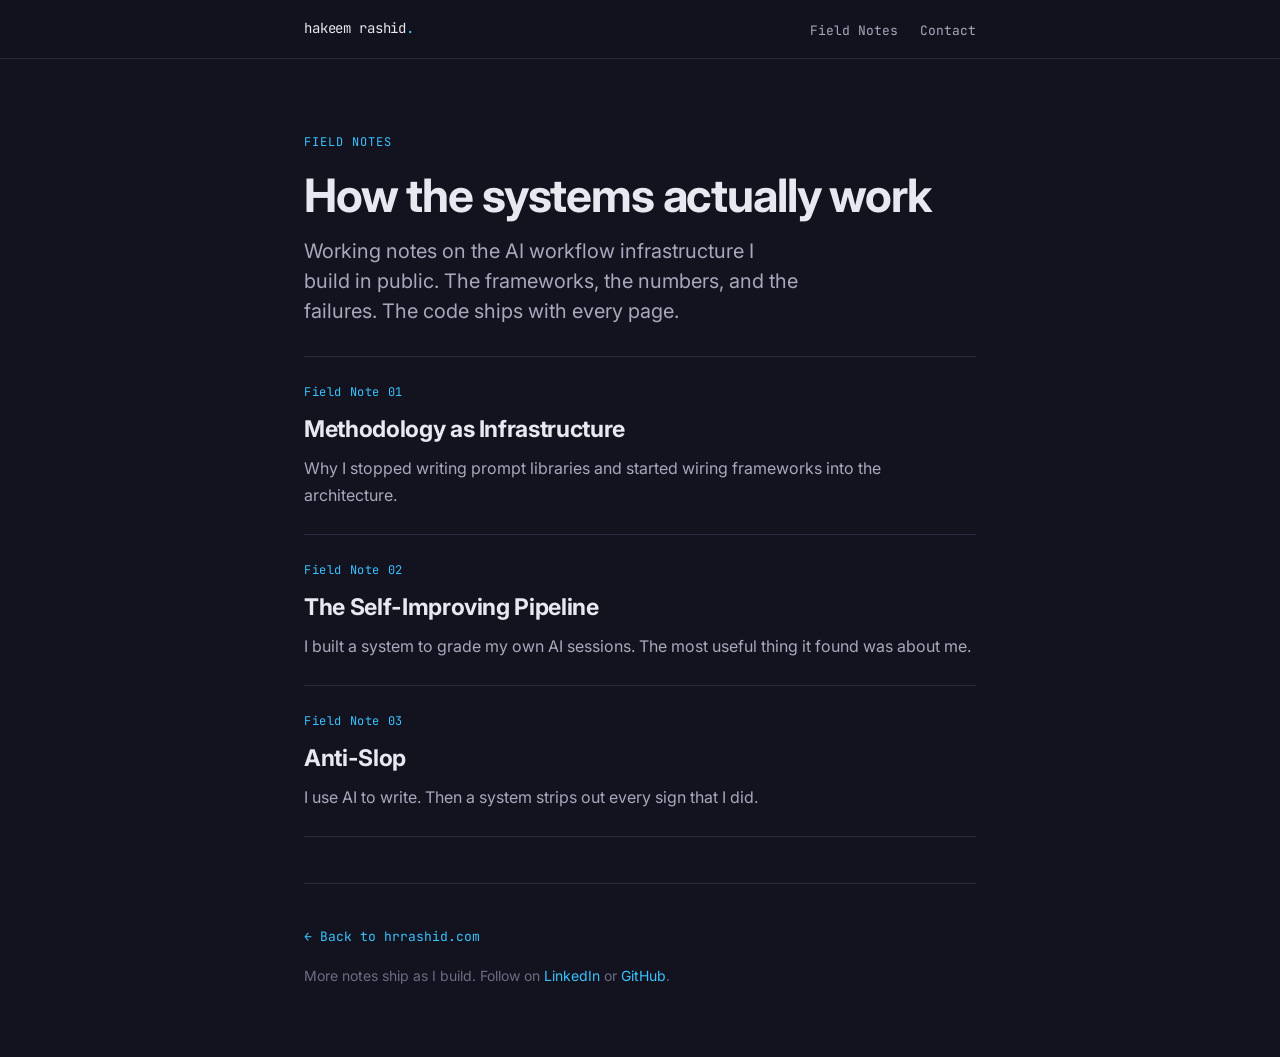
<file: notes/index.html>
<!DOCTYPE html>
<html lang="en">
<head>
<meta charset="utf-8">
<meta name="viewport" content="width=device-width, initial-scale=1">
<title>Field Notes — Hakeem Rashid</title>
<meta name="description" content="Working notes on the AI workflow systems I build in public — methodology as infrastructure, self-improving pipelines, and keeping a human voice.">
<link rel="preconnect" href="https://fonts.googleapis.com">
<link rel="preconnect" href="https://fonts.gstatic.com" crossorigin>
<link href="https://fonts.googleapis.com/css2?family=Inter:wght@300;400;500;600;700&family=JetBrains+Mono:wght@400;500&display=swap" rel="stylesheet">
<link rel="stylesheet" href="notes.css">
</head>
<body>
<header class="topbar"><div class="wrap">
  <a class="brand" href="/#top">hakeem rashid<span class="dot">.</span></a>
  <nav class="topnav"><a href="/notes/">Field Notes</a><a href="/#contact">Contact</a></nav>
</div></header>

<div class="wrap">
  <div class="idx-head">
    <div class="eyebrow">Field Notes</div>
    <h1>How the systems actually work</h1>
    <p class="dek">Working notes on the AI workflow infrastructure I build in public. The frameworks, the numbers, and the failures. The code ships with every page.</p>
  </div>

  <ul class="idx-list">
    <li><a href="/notes/methodology-as-infrastructure.html">
      <div class="k">Field Note 01</div>
      <h3>Methodology as Infrastructure</h3>
      <p>Why I stopped writing prompt libraries and started wiring frameworks into the architecture.</p>
    </a></li>
    <li><a href="/notes/self-improving-pipeline.html">
      <div class="k">Field Note 02</div>
      <h3>The Self-Improving Pipeline</h3>
      <p>I built a system to grade my own AI sessions. The most useful thing it found was about me.</p>
    </a></li>
    <li><a href="/notes/anti-slop.html">
      <div class="k">Field Note 03</div>
      <h3>Anti-Slop</h3>
      <p>I use AI to write. Then a system strips out every sign that I did.</p>
    </a></li>
  </ul>

  <div class="post-foot">
    <a class="back" href="/#top">← Back to hrrashid.com</a>
    <div class="sig">More notes ship as I build. Follow on <a href="https://linkedin.com/in/hakeem-amir-rashid">LinkedIn</a> or <a href="https://github.com/HR-AR">GitHub</a>.</div>
  </div>
</div>
</body>
</html>
</file>
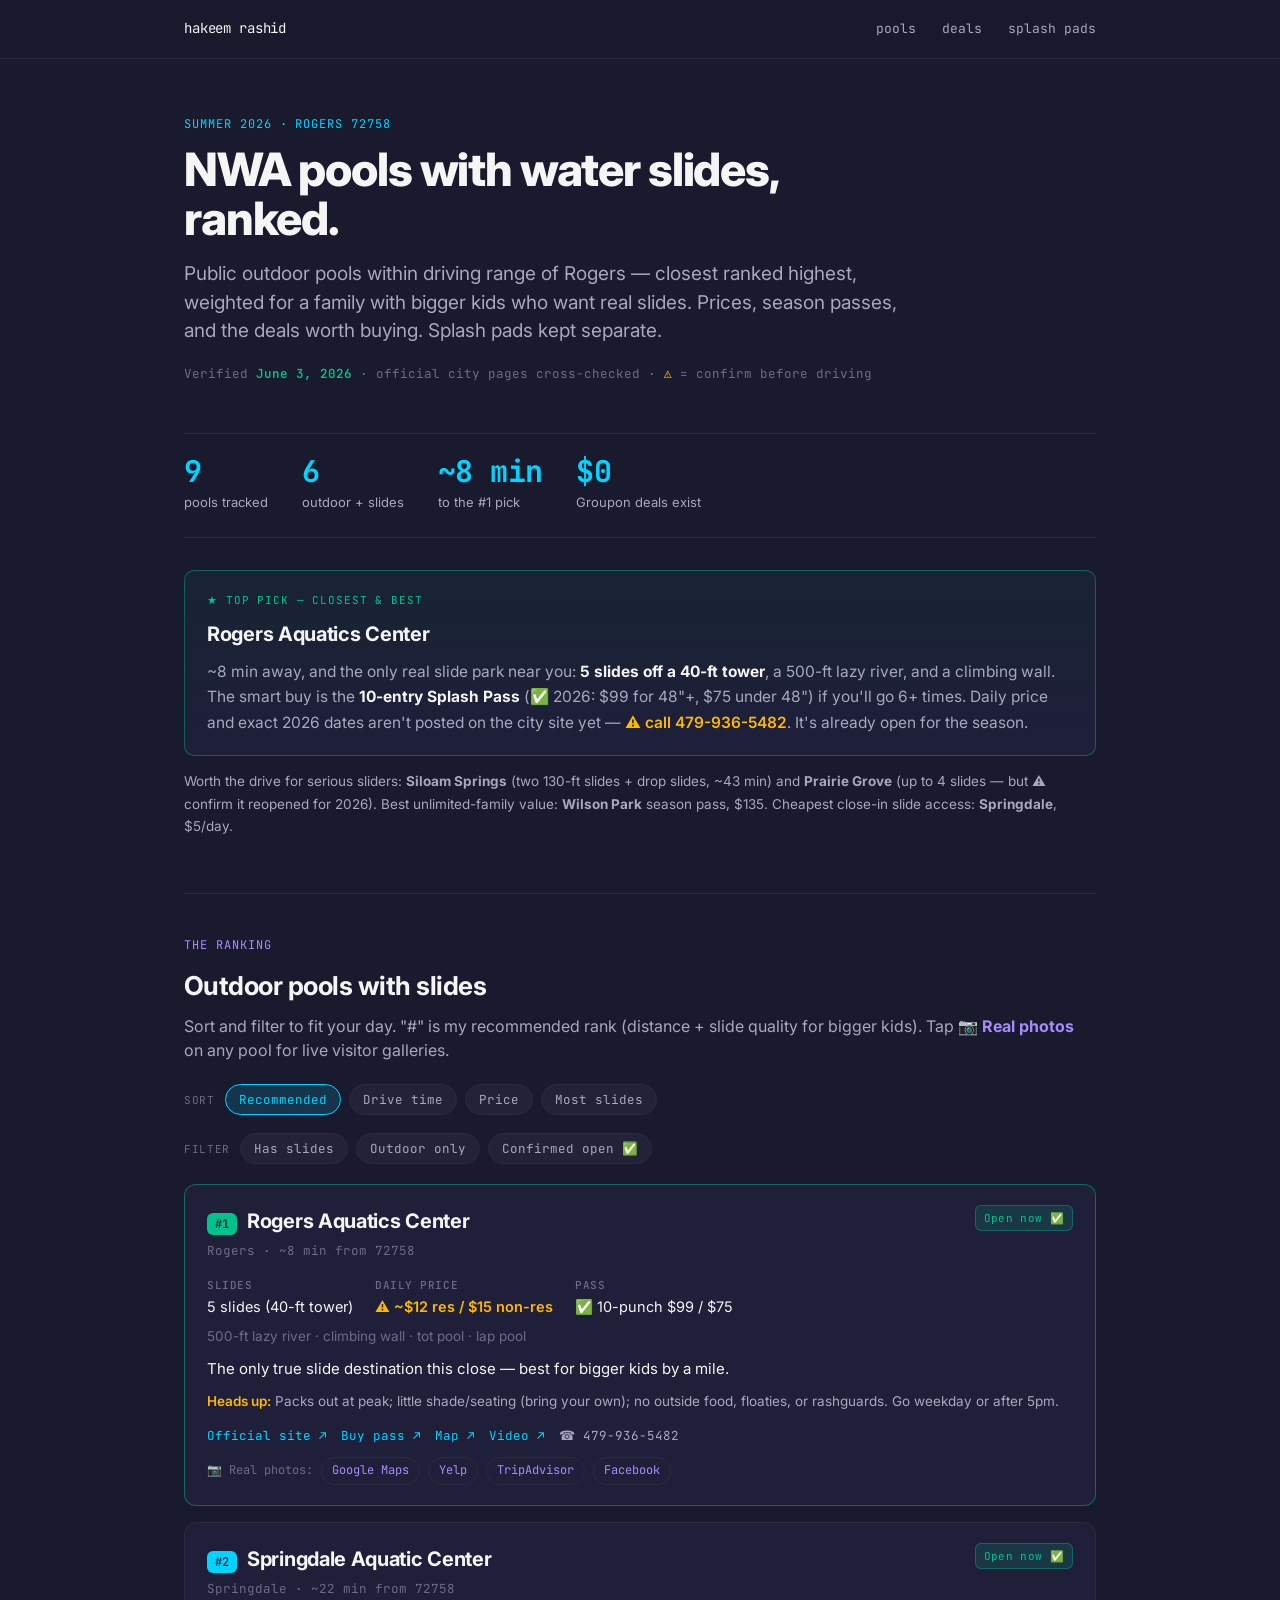
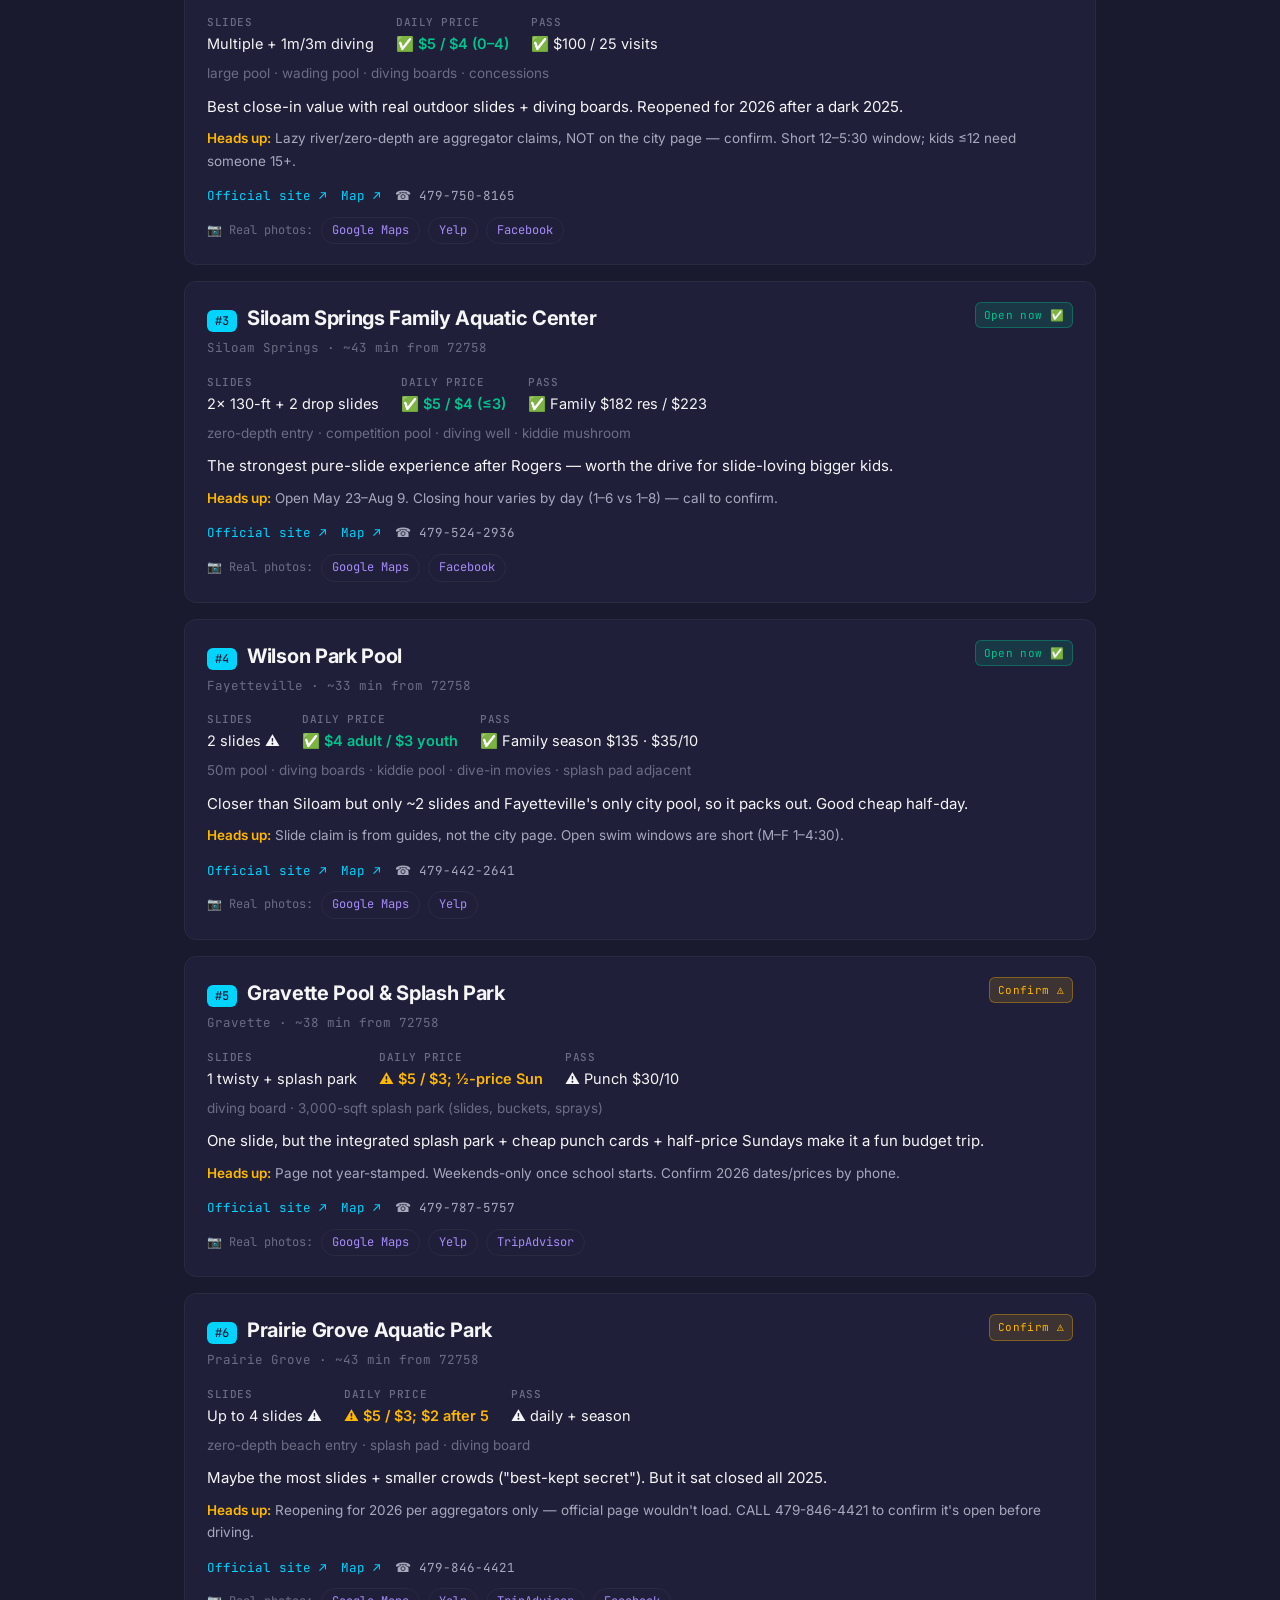
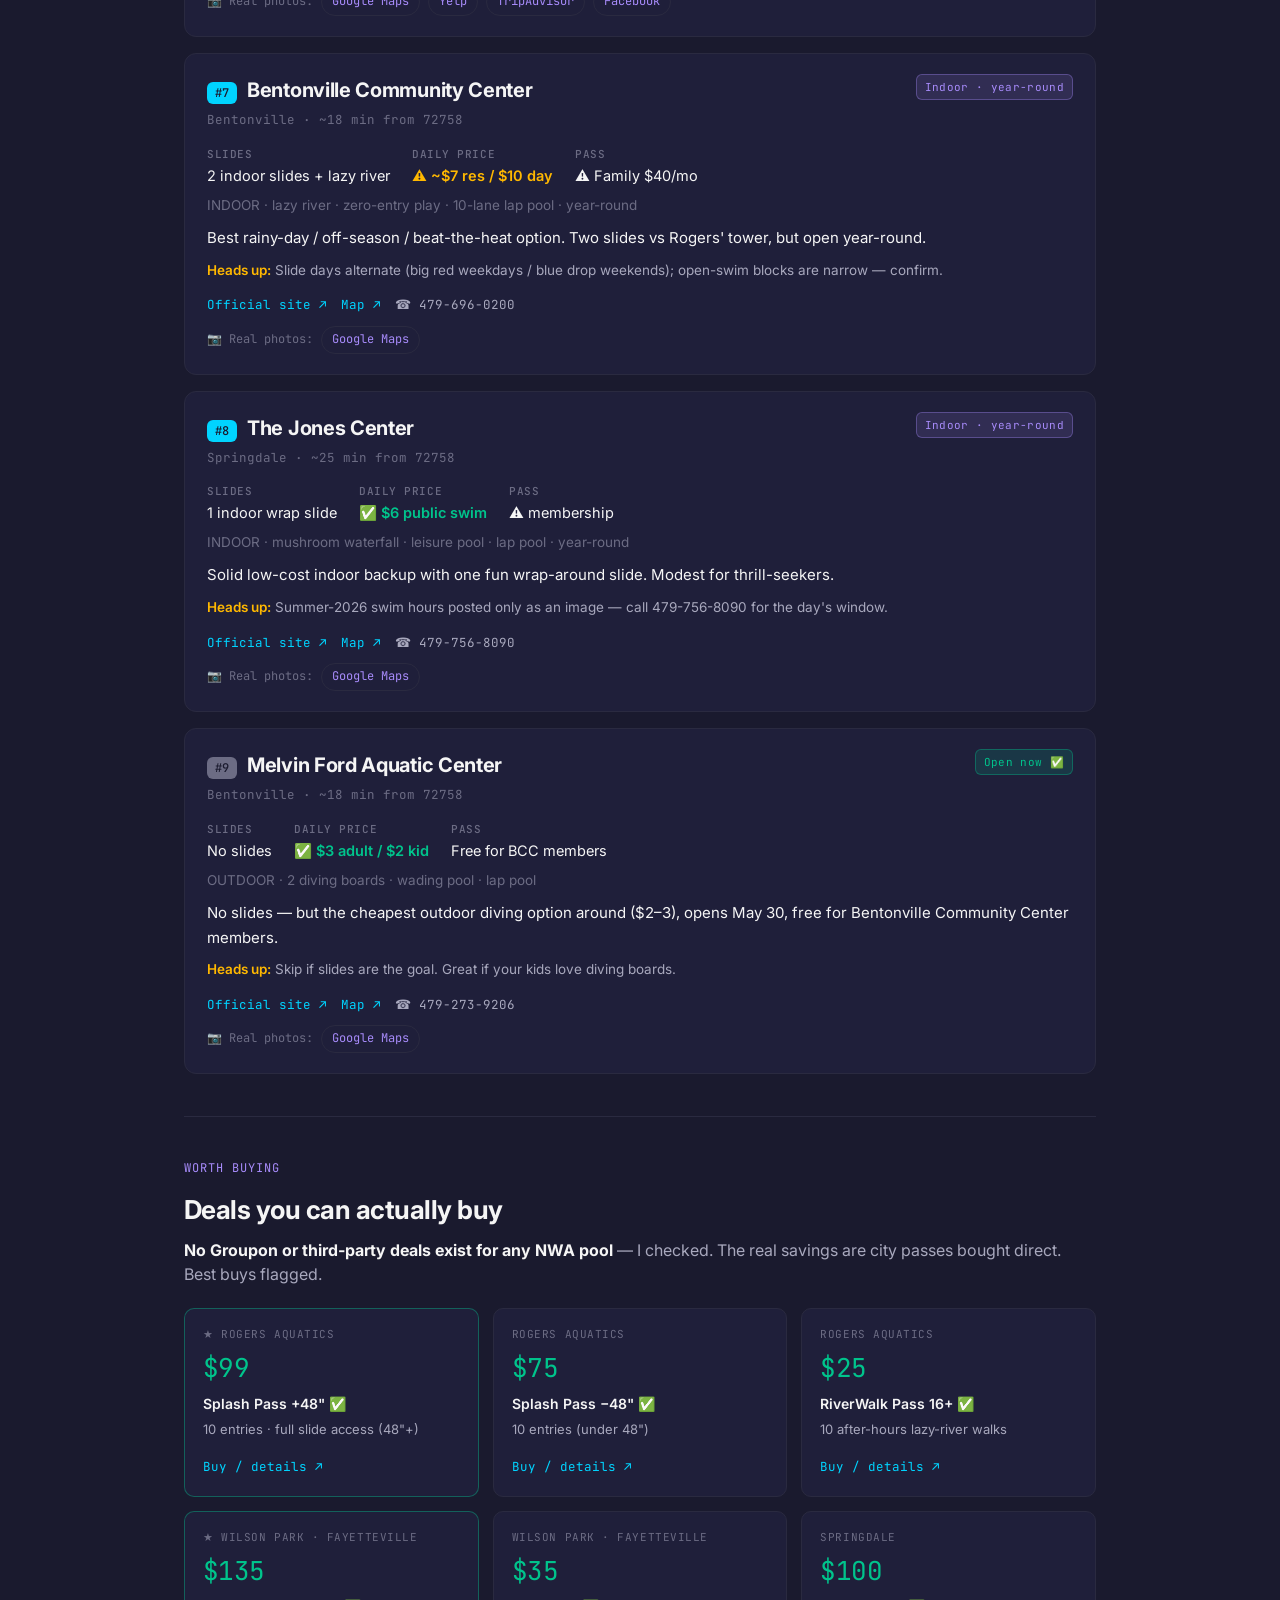
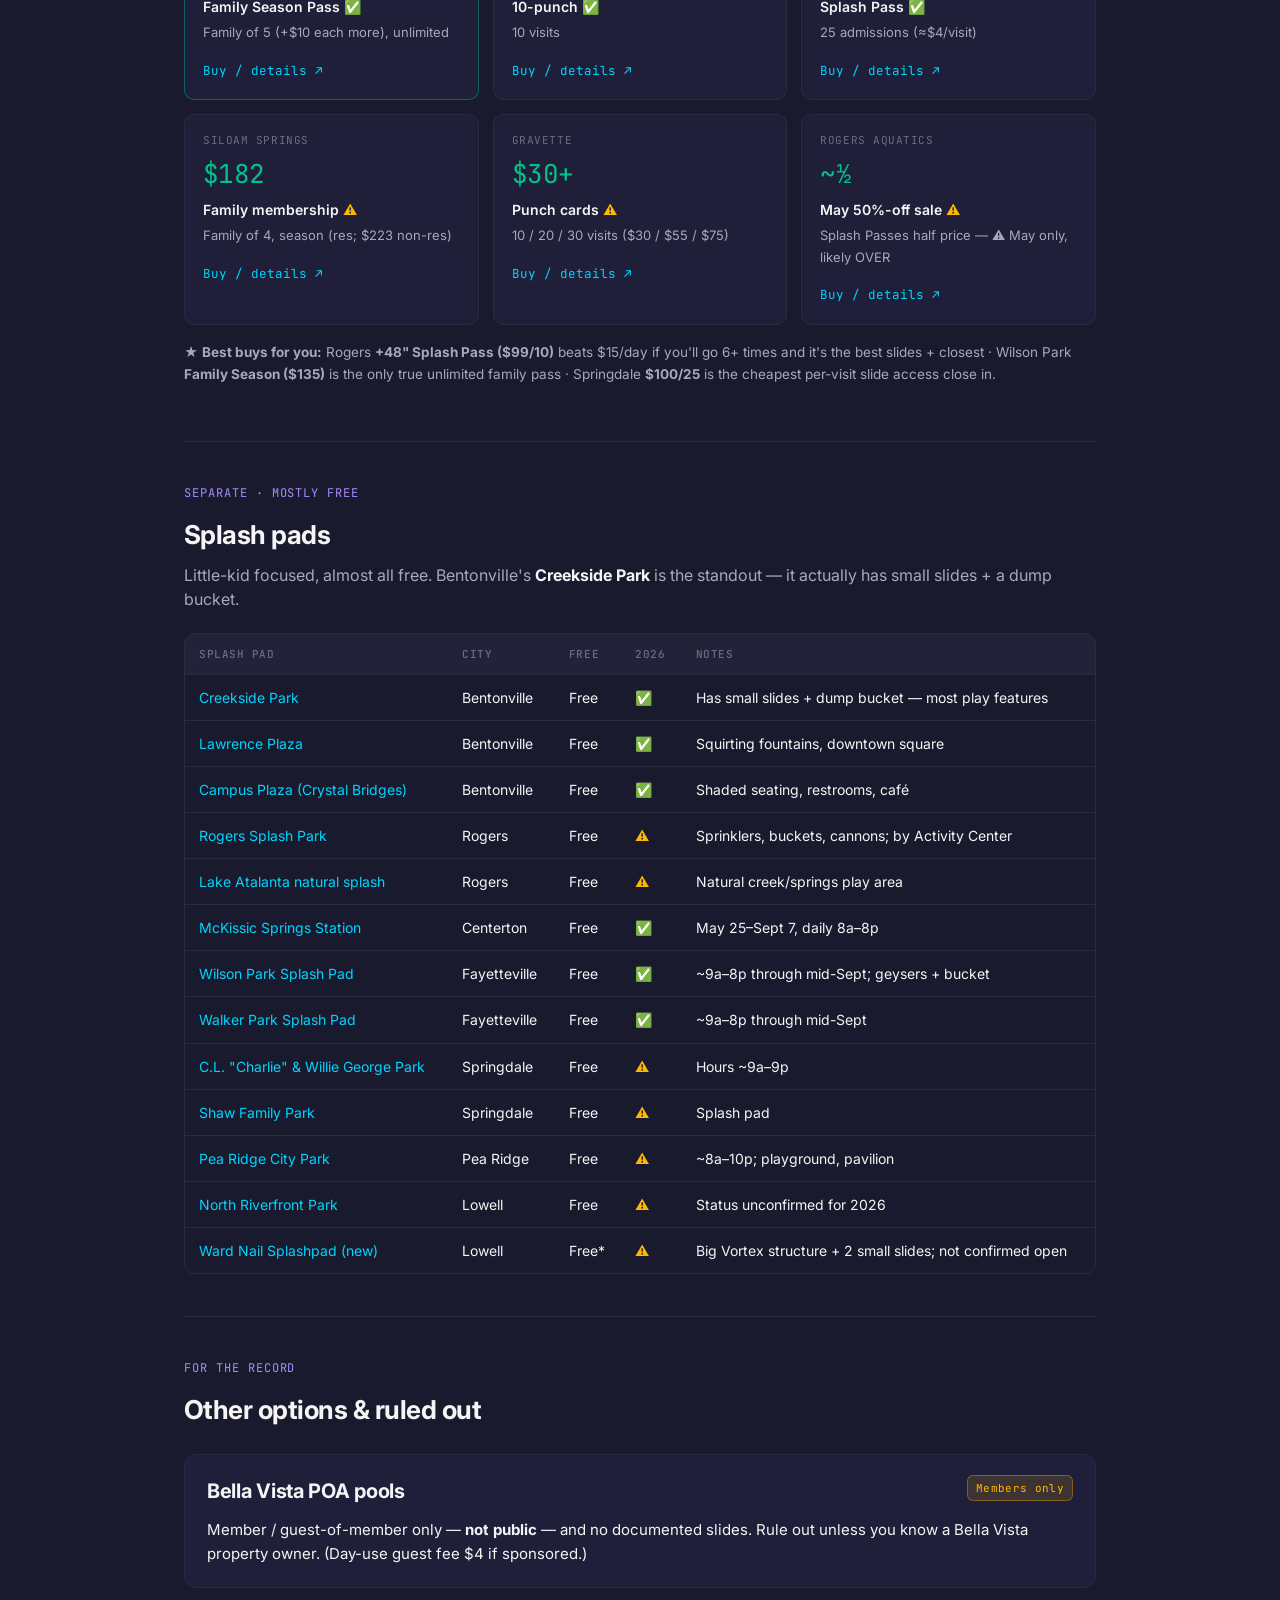
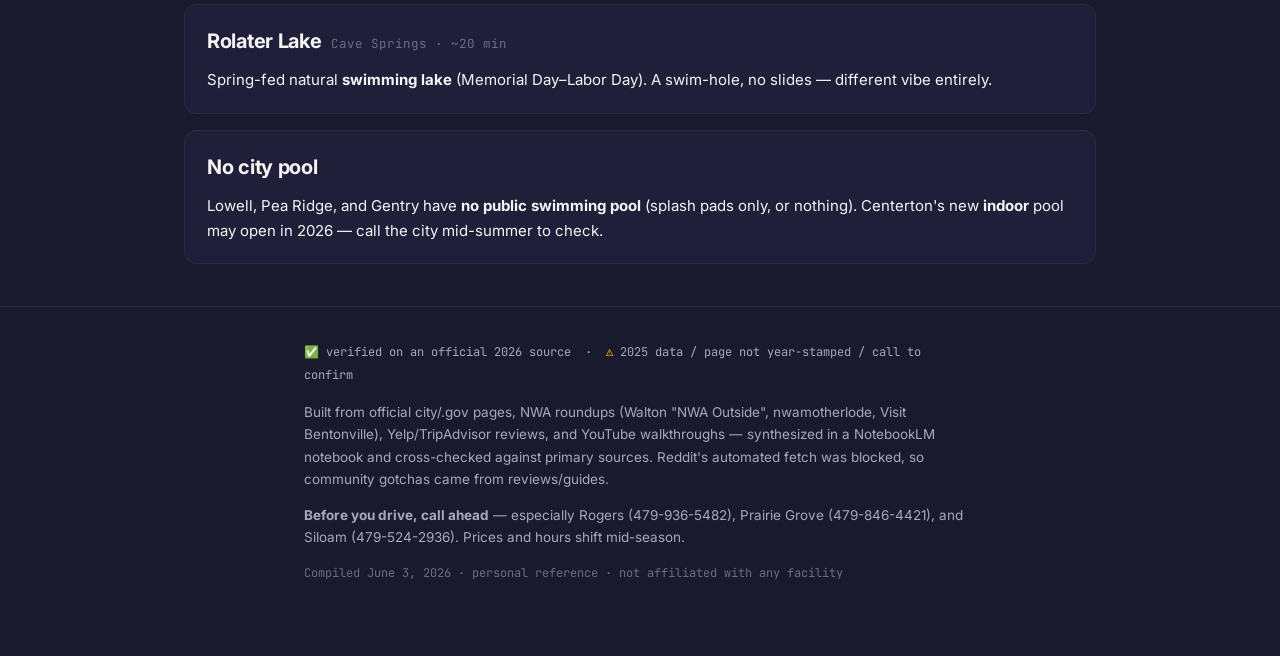
<file: nwa-pools-2026.html>
<!DOCTYPE html>
<html lang="en">
<head>
<meta charset="UTF-8">
<meta name="viewport" content="width=device-width, initial-scale=1.0">
<title>NWA Pools & Slides 2026 — Near Rogers (72758)</title>
<meta name="description" content="Current (June 2026) public outdoor pools with water slides near Rogers, AR (72758) — ranked, with season passes, prices, and the deals worth buying.">
<meta name="robots" content="noindex">
<meta property="og:title" content="NWA Pools & Slides 2026 — Near Rogers (72758)">
<meta property="og:description" content="Current public outdoor pools with water slides near Rogers, AR — ranked, with 2026 prices, passes, and deals.">
<meta property="og:type" content="website">
<link rel="preconnect" href="https://fonts.googleapis.com">
<link rel="preconnect" href="https://fonts.gstatic.com" crossorigin>
<link href="https://fonts.googleapis.com/css2?family=Inter:wght@300;400;500;600;700;800;900&family=JetBrains+Mono:wght@300;400;500&display=swap" rel="stylesheet">
<style>
:root{
  --bg:#1a1a2e; --panel:#1f1f3a; --panel-2:#222238; --fg:#f5f5f5; --fg-dim:#a8a8bd; --fg-mute:#6c6c84;
  --rule:#2a2a40; --cyan:#00d4ff; --emerald:#00c48c; --amber:#ffb800; --purple:#a78bfa; --red:#ff8a80;
  --f-sans:'Inter',-apple-system,BlinkMacSystemFont,sans-serif;
  --f-mono:'JetBrains Mono','SF Mono',ui-monospace,monospace;
}
*{box-sizing:border-box}
html{scroll-behavior:smooth}
body{margin:0;background:var(--bg);color:var(--fg);font-family:var(--f-sans);font-size:18px;line-height:1.65;-webkit-font-smoothing:antialiased}
a{color:var(--cyan);text-decoration:none}
a:hover{text-decoration:underline}
.wrap{max-width:960px;margin:0 auto;padding:0 24px}
.narrow{max-width:720px}

/* top bar */
.topbar{border-bottom:1px solid var(--rule);position:sticky;top:0;z-index:20;background:rgba(26,26,46,.85);backdrop-filter:blur(8px)}
.topbar .wrap{display:flex;justify-content:space-between;align-items:center;height:58px}
.brand{font-family:var(--f-mono);font-size:14px;color:var(--fg);letter-spacing:-.01em}
.brand:hover{text-decoration:none;color:var(--cyan)}
.topnav{font-family:var(--f-mono);font-size:13px;color:var(--fg-dim)}
.topnav a{color:var(--fg-dim);margin-left:18px}

/* eyebrow + headings */
.eyebrow{font-family:var(--f-mono);font-size:12px;letter-spacing:.08em;text-transform:uppercase;color:var(--cyan);margin:0 0 10px}
h1{font-size:clamp(30px,4.6vw,46px);line-height:1.08;letter-spacing:-.025em;margin:0 0 16px;font-weight:800}
h2{font-size:26px;letter-spacing:-.02em;margin:0 0 6px;font-weight:700}
h3{font-size:20px;letter-spacing:-.015em;margin:0}
.dek{font-size:19px;color:var(--fg-dim);line-height:1.5;margin:0 0 8px}
section{padding:42px 0;border-top:1px solid var(--rule)}
section:first-of-type{border-top:none}
.sec-head{margin-bottom:22px}
.sec-head .eyebrow{color:var(--purple)}

/* hero */
.hero{padding:56px 0 36px}
.hero .meta{font-family:var(--f-mono);font-size:12.5px;color:var(--fg-mute);margin-top:18px}

/* stat strip */
.nums{display:flex;gap:34px;flex-wrap:wrap;border-top:1px solid var(--rule);border-bottom:1px solid var(--rule);padding:22px 0;margin:0}
.num b{display:block;font-family:var(--f-mono);font-size:30px;color:var(--cyan);line-height:1;letter-spacing:-.02em}
.num span{font-size:13px;color:var(--fg-dim)}

/* tldr callout */
.callout{border:1px solid var(--rule);border-radius:10px;padding:20px 22px;background:var(--panel);margin:0 0 4px}
.callout .lbl{font-family:var(--f-mono);font-size:11px;letter-spacing:.08em;text-transform:uppercase;color:var(--emerald);display:block;margin-bottom:8px}
.callout.pick{border-color:rgba(0,196,140,.4);background:linear-gradient(180deg,rgba(0,196,140,.06),var(--panel))}

/* controls */
.controls{display:flex;flex-wrap:wrap;gap:18px;align-items:center;margin-bottom:20px}
.ctl-group{display:flex;flex-wrap:wrap;gap:8px;align-items:center}
.ctl-label{font-family:var(--f-mono);font-size:11px;letter-spacing:.06em;text-transform:uppercase;color:var(--fg-mute);margin-right:2px}
.pill{font-family:var(--f-mono);font-size:12.5px;color:var(--fg-dim);background:var(--panel-2);border:1px solid var(--rule);border-radius:999px;padding:6px 13px;cursor:pointer;transition:all .15s;user-select:none}
.pill:hover{border-color:var(--cyan);color:var(--fg)}
.pill[aria-pressed="true"]{background:rgba(0,212,255,.14);border-color:var(--cyan);color:var(--cyan)}

/* pool cards */
.cards{display:flex;flex-direction:column;gap:16px}
.card{border:1px solid var(--rule);border-radius:12px;background:var(--panel);padding:20px 22px;transition:border-color .15s}
.card:hover{border-color:#3a3a55}
.card.top{border-color:rgba(0,196,140,.45)}
.card-head{display:flex;align-items:flex-start;justify-content:space-between;gap:12px;flex-wrap:wrap}
.card-title{display:flex;align-items:baseline;gap:10px;flex-wrap:wrap}
.rankpill{font-family:var(--f-mono);font-size:12px;font-weight:500;color:var(--bg);background:var(--cyan);border-radius:6px;padding:2px 8px;line-height:1.5;white-space:nowrap}
.card.top .rankpill{background:var(--emerald)}
.rankpill.dim{background:var(--fg-mute);color:var(--bg)}
.loc{font-family:var(--f-mono);font-size:12.5px;color:var(--fg-mute);margin-top:3px}
.specs{display:flex;flex-wrap:wrap;gap:8px 22px;margin:14px 0 6px;font-size:14.5px}
.spec b{font-family:var(--f-mono);font-size:11px;letter-spacing:.05em;text-transform:uppercase;color:var(--fg-mute);display:block;font-weight:500;margin-bottom:1px}
.verdict{font-size:15px;color:var(--fg);margin:10px 0 0}
.gotcha{font-size:13.5px;color:var(--fg-dim);margin:8px 0 0}
.gotcha b{color:var(--amber);font-weight:600}
.card-links{display:flex;flex-wrap:wrap;gap:14px;margin-top:14px;font-family:var(--f-mono);font-size:12.5px}
.card-links a{color:var(--cyan)}
.card-links .tel{color:var(--fg-dim)}
.photos-row{display:flex;flex-wrap:wrap;gap:8px;align-items:center;margin-top:10px;font-family:var(--f-mono);font-size:12px}
.photos-row .pl{color:var(--fg-mute)}
.photos-chip{color:var(--purple);border:1px solid var(--rule);border-radius:999px;padding:3px 10px}
.photos-chip:hover{border-color:var(--purple);text-decoration:none;background:rgba(167,139,250,.1)}

/* badges */
.badge{font-family:var(--f-mono);font-size:11px;letter-spacing:.03em;border-radius:6px;padding:3px 8px;white-space:nowrap;display:inline-block}
.b-open{background:rgba(0,196,140,.15);color:var(--emerald);border:1px solid rgba(0,196,140,.35)}
.b-confirm{background:rgba(255,184,0,.13);color:var(--amber);border:1px solid rgba(255,184,0,.35)}
.b-indoor{background:rgba(167,139,250,.13);color:var(--purple);border:1px solid rgba(167,139,250,.35)}
.tag{font-family:var(--f-mono);font-size:10.5px;color:var(--fg-mute)}
.v{color:var(--emerald);font-weight:600}
.w{color:var(--amber);font-weight:600}

/* tables */
.tbl-scroll{overflow-x:auto;border:1px solid var(--rule);border-radius:10px}
table{border-collapse:collapse;width:100%;font-size:14px;min-width:520px}
th,td{text-align:left;padding:11px 14px;border-bottom:1px solid var(--rule)}
th{font-family:var(--f-mono);font-size:11px;letter-spacing:.05em;text-transform:uppercase;color:var(--fg-mute);font-weight:500;background:var(--panel-2)}
tr:last-child td{border-bottom:none}
td .sub{color:var(--fg-mute);font-size:12.5px}

/* deal cards */
.dealgrid{display:grid;grid-template-columns:repeat(auto-fill,minmax(230px,1fr));gap:14px}
.deal{border:1px solid var(--rule);border-radius:10px;background:var(--panel);padding:16px 18px}
.deal .fac{font-family:var(--f-mono);font-size:11px;letter-spacing:.05em;text-transform:uppercase;color:var(--fg-mute)}
.deal .price{font-family:var(--f-mono);font-size:26px;color:var(--emerald);letter-spacing:-.02em;margin:4px 0 2px}
.deal .name{font-size:14px;font-weight:600;margin-bottom:4px}
.deal .inc{font-size:13px;color:var(--fg-dim);margin-bottom:10px}

/* footer */
footer{border-top:1px solid var(--rule);padding:34px 0 60px;color:var(--fg-mute);font-size:13.5px}
.legend{font-family:var(--f-mono);font-size:12px;color:var(--fg-dim);margin:0 0 14px;line-height:1.9}
.note{font-size:13.5px;color:var(--fg-dim)}
.empty{display:none;color:var(--fg-mute);font-family:var(--f-mono);font-size:13px;padding:18px 0}

@media(max-width:560px){
  body{font-size:16px}
  .nums{gap:22px}
  .num b{font-size:24px}
  .topnav a{margin-left:12px}
  .specs{gap:6px 16px}
}
</style>
</head>
<body>

<div class="topbar">
  <div class="wrap">
    <a class="brand" href="/">hakeem rashid</a>
    <nav class="topnav">
      <a href="#pools">pools</a>
      <a href="#deals">deals</a>
      <a href="#splash">splash pads</a>
    </nav>
  </div>
</div>

<div class="wrap">

  <!-- HERO -->
  <header class="hero narrow">
    <p class="eyebrow">Summer 2026 · Rogers 72758</p>
    <h1>NWA pools with water slides, ranked.</h1>
    <p class="dek">Public outdoor pools within driving range of Rogers — closest ranked highest, weighted for a family with bigger kids who want real slides. Prices, season passes, and the deals worth buying. Splash pads kept separate.</p>
    <p class="meta">Verified <span class="v">June&nbsp;3,&nbsp;2026</span> · official city pages cross-checked · <span class="w">⚠️</span> = confirm before driving</p>
  </header>

  <!-- STAT STRIP -->
  <div class="nums" role="list">
    <div class="num" role="listitem"><b>9</b><span>pools tracked</span></div>
    <div class="num" role="listitem"><b>6</b><span>outdoor + slides</span></div>
    <div class="num" role="listitem"><b>~8&nbsp;min</b><span>to the #1 pick</span></div>
    <div class="num" role="listitem"><b>$0</b><span>Groupon deals exist</span></div>
  </div>

  <!-- TLDR -->
  <section style="border-top:none;padding-top:32px">
    <div class="callout pick">
      <span class="lbl">★ Top pick — closest &amp; best</span>
      <h3 style="margin-bottom:8px">Rogers Aquatics Center</h3>
      <p style="margin:0;color:var(--fg-dim);font-size:15.5px">~8&nbsp;min away, and the only real slide park near you: <b style="color:var(--fg)">5 slides off a 40-ft tower</b>, a 500-ft lazy river, and a climbing wall. The smart buy is the <b style="color:var(--fg)">10-entry Splash Pass</b> (✅ 2026: $99 for 48"+, $75 under 48") if you'll go 6+ times. Daily price and exact 2026 dates aren't posted on the city site yet — <span class="w">⚠️ call 479-936-5482</span>. It's already open for the season.</p>
    </div>
    <p class="note" style="margin-top:14px">Worth the drive for serious sliders: <b>Siloam Springs</b> (two 130-ft slides + drop slides, ~43 min) and <b>Prairie Grove</b> (up to 4 slides — but ⚠️ confirm it reopened for 2026). Best unlimited-family value: <b>Wilson Park</b> season pass, $135. Cheapest close-in slide access: <b>Springdale</b>, $5/day.</p>
  </section>

  <!-- POOLS -->
  <section id="pools">
    <div class="sec-head">
      <p class="eyebrow">The ranking</p>
      <h2>Outdoor pools with slides</h2>
      <p class="dek" style="font-size:16px">Sort and filter to fit your day. "#" is my recommended rank (distance + slide quality for bigger kids). Tap <b style="color:var(--purple)">📷 Real photos</b> on any pool for live visitor galleries.</p>
    </div>

    <div class="controls">
      <div class="ctl-group">
        <span class="ctl-label">Sort</span>
        <button class="pill" data-sort="rank" aria-pressed="true">Recommended</button>
        <button class="pill" data-sort="drive" aria-pressed="false">Drive time</button>
        <button class="pill" data-sort="price" aria-pressed="false">Price</button>
        <button class="pill" data-sort="slides" aria-pressed="false">Most slides</button>
      </div>
      <div class="ctl-group">
        <span class="ctl-label">Filter</span>
        <button class="pill" data-filter="slides" aria-pressed="false">Has slides</button>
        <button class="pill" data-filter="outdoor" aria-pressed="false">Outdoor only</button>
        <button class="pill" data-filter="open" aria-pressed="false">Confirmed open ✅</button>
      </div>
    </div>

    <div class="cards" id="pool-cards"></div>
    <div class="empty" id="empty-msg">No pools match those filters. Clear one to see more.</div>
  </section>

  <!-- DEALS -->
  <section id="deals">
    <div class="sec-head">
      <p class="eyebrow">Worth buying</p>
      <h2>Deals you can actually buy</h2>
      <p class="dek" style="font-size:16px"><b style="color:var(--fg)">No Groupon or third-party deals exist for any NWA pool</b> — I checked. The real savings are city passes bought direct. Best buys flagged.</p>
    </div>
    <div class="dealgrid" id="deal-cards"></div>
    <p class="note" style="margin-top:16px">★ <b>Best buys for you:</b> Rogers <b>+48" Splash Pass ($99/10)</b> beats $15/day if you'll go 6+ times and it's the best slides + closest · Wilson Park <b>Family Season ($135)</b> is the only true unlimited family pass · Springdale <b>$100/25</b> is the cheapest per-visit slide access close in.</p>
  </section>

  <!-- SPLASH PADS -->
  <section id="splash">
    <div class="sec-head">
      <p class="eyebrow">Separate · mostly free</p>
      <h2>Splash pads</h2>
      <p class="dek" style="font-size:16px">Little-kid focused, almost all free. Bentonville's <b style="color:var(--fg)">Creekside Park</b> is the standout — it actually has small slides + a dump bucket.</p>
    </div>
    <div class="tbl-scroll">
      <table id="splash-table">
        <thead><tr><th>Splash pad</th><th>City</th><th>Free</th><th>2026</th><th>Notes</th></tr></thead>
        <tbody></tbody>
      </table>
    </div>
  </section>

  <!-- OTHER / RULED OUT -->
  <section id="other">
    <div class="sec-head">
      <p class="eyebrow">For the record</p>
      <h2>Other options &amp; ruled out</h2>
    </div>
    <div class="cards">
      <div class="card">
        <div class="card-head"><div class="card-title"><h3>Bella Vista POA pools</h3></div><span class="badge b-confirm">Members only</span></div>
        <p class="verdict">Member / guest-of-member only — <b>not public</b> — and no documented slides. Rule out unless you know a Bella Vista property owner. (Day-use guest fee $4 if sponsored.)</p>
      </div>
      <div class="card">
        <div class="card-head"><div class="card-title"><h3>Rolater Lake</h3><span class="loc" style="margin:0">Cave Springs · ~20 min</span></div></div>
        <p class="verdict">Spring-fed natural <b>swimming lake</b> (Memorial Day–Labor Day). A swim-hole, no slides — different vibe entirely.</p>
      </div>
      <div class="card">
        <div class="card-head"><div class="card-title"><h3>No city pool</h3></div></div>
        <p class="verdict">Lowell, Pea Ridge, and Gentry have <b>no public swimming pool</b> (splash pads only, or nothing). Centerton's new <b>indoor</b> pool may open in 2026 — call the city mid-summer to check.</p>
      </div>
    </div>
  </section>

</div>

<footer>
  <div class="wrap narrow">
    <p class="legend">
      <span class="v">✅</span> verified on an official 2026 source &nbsp;·&nbsp; <span class="w">⚠️</span> 2025 data / page not year-stamped / call to confirm
    </p>
    <p class="note">Built from official city/.gov pages, NWA roundups (Walton "NWA Outside", nwamotherlode, Visit Bentonville), Yelp/TripAdvisor reviews, and YouTube walkthroughs — synthesized in a NotebookLM notebook and cross-checked against primary sources. Reddit's automated fetch was blocked, so community gotchas came from reviews/guides.</p>
    <p class="note" style="margin-top:10px"><b>Before you drive, call ahead</b> — especially Rogers (479-936-5482), Prairie Grove (479-846-4421), and Siloam (479-524-2936). Prices and hours shift mid-season.</p>
    <p class="note" style="margin-top:16px;color:var(--fg-mute);font-family:var(--f-mono);font-size:12px">Compiled June 3, 2026 · personal reference · not affiliated with any facility</p>
  </div>
</footer>

<script>
const pools = [
  { rank:1, name:"Rogers Aquatics Center", city:"Rogers", drive:8, driveLabel:"~8 min",
    slides:5, slidesLabel:"5 slides (40-ft tower)", price:15, priceLabel:"⚠️ ~$12 res / $15 non-res", priceCls:"w",
    pass:"✅ 10-punch $99 / $75", outdoor:true, hasSlides:true, indoor:false, open:true, top:true,
    features:"500-ft lazy river · climbing wall · tot pool · lap pool", status:"open",
    verdict:"The only true slide destination this close — best for bigger kids by a mile.",
    gotcha:"Packs out at peak; little shade/seating (bring your own); no outside food, floaties, or rashguards. Go weekday or after 5pm.",
    tel:"479-936-5482",
    official:"https://www.rogersar.gov/1333/Rogers-Aquatics-Center",
    buy:"https://rogersaquaticcenter.centeredgeonline.com/retail",
    video:"https://www.youtube.com/watch?v=R9Ckuf48wzY",
    map:"https://maps.google.com/?q=Rogers+Aquatics+Center+1707+S+26th+St+Rogers+AR" },

  { rank:2, name:"Springdale Aquatic Center", city:"Springdale", drive:22, driveLabel:"~22 min",
    slides:3, slidesLabel:"Multiple + 1m/3m diving", price:5, priceLabel:"✅ $5 / $4 (0–4)", priceCls:"v",
    pass:"✅ $100 / 25 visits", outdoor:true, hasSlides:true, indoor:false, open:true, top:false,
    features:"large pool · wading pool · diving boards · concessions", status:"open",
    verdict:"Best close-in value with real outdoor slides + diving boards. Reopened for 2026 after a dark 2025.",
    gotcha:"Lazy river/zero-depth are aggregator claims, NOT on the city page — confirm. Short 12–5:30 window; kids ≤12 need someone 15+.",
    tel:"479-750-8165",
    official:"https://www.springdalear.gov/page/aquatic-center",
    buy:"", video:"",
    map:"https://maps.google.com/?q=Springdale+Aquatic+Center+1100+Watson+Dr+Springdale+AR" },

  { rank:3, name:"Siloam Springs Family Aquatic Center", city:"Siloam Springs", drive:43, driveLabel:"~43 min",
    slides:4, slidesLabel:"2× 130-ft + 2 drop slides", price:5, priceLabel:"✅ $5 / $4 (≤3)", priceCls:"v",
    pass:"✅ Family $182 res / $223", outdoor:true, hasSlides:true, indoor:false, open:true, top:false,
    features:"zero-depth entry · competition pool · diving well · kiddie mushroom", status:"open",
    verdict:"The strongest pure-slide experience after Rogers — worth the drive for slide-loving bigger kids.",
    gotcha:"Open May 23–Aug 9. Closing hour varies by day (1–6 vs 1–8) — call to confirm.",
    tel:"479-524-2936",
    official:"https://www.siloamsprings.com/facilities/facility/details/Family-Aquatic-Center-1",
    buy:"", video:"",
    map:"https://maps.google.com/?q=Siloam+Springs+Family+Aquatic+Center" },

  { rank:4, name:"Wilson Park Pool", city:"Fayetteville", drive:33, driveLabel:"~33 min",
    slides:2, slidesLabel:"2 slides ⚠️", price:4, priceLabel:"✅ $4 adult / $3 youth", priceCls:"v",
    pass:"✅ Family season $135 · $35/10", outdoor:true, hasSlides:true, indoor:false, open:true, top:false,
    features:"50m pool · diving boards · kiddie pool · dive-in movies · splash pad adjacent", status:"open",
    verdict:"Closer than Siloam but only ~2 slides and Fayetteville's only city pool, so it packs out. Good cheap half-day.",
    gotcha:"Slide claim is from guides, not the city page. Open swim windows are short (M–F 1–4:30).",
    tel:"479-442-2641",
    official:"https://www.fayetteville-ar.gov/483/Wilson-Park-Pool",
    buy:"", video:"",
    map:"https://maps.google.com/?q=Wilson+Park+Pool+Fayetteville+AR" },

  { rank:5, name:"Gravette Pool & Splash Park", city:"Gravette", drive:38, driveLabel:"~38 min",
    slides:1, slidesLabel:"1 twisty + splash park", price:5, priceLabel:"⚠️ $5 / $3; ½-price Sun", priceCls:"w",
    pass:"⚠️ Punch $30/10", outdoor:true, hasSlides:true, indoor:false, open:false, top:false,
    features:"diving board · 3,000-sqft splash park (slides, buckets, sprays)", status:"confirm",
    verdict:"One slide, but the integrated splash park + cheap punch cards + half-price Sundays make it a fun budget trip.",
    gotcha:"Page not year-stamped. Weekends-only once school starts. Confirm 2026 dates/prices by phone.",
    tel:"479-787-5757",
    official:"https://www.gravettear.com/blank-5",
    buy:"", video:"",
    map:"https://maps.google.com/?q=Gravette+Pool+and+Splash+Park" },

  { rank:6, name:"Prairie Grove Aquatic Park", city:"Prairie Grove", drive:43, driveLabel:"~43 min",
    slides:4, slidesLabel:"Up to 4 slides ⚠️", price:5, priceLabel:"⚠️ $5 / $3; $2 after 5", priceCls:"w",
    pass:"⚠️ daily + season", outdoor:true, hasSlides:true, indoor:false, open:false, top:false,
    features:"zero-depth beach entry · splash pad · diving board", status:"confirm",
    verdict:"Maybe the most slides + smaller crowds (\"best-kept secret\"). But it sat closed all 2025.",
    gotcha:"Reopening for 2026 per aggregators only — official page wouldn't load. CALL 479-846-4421 to confirm it's open before driving.",
    tel:"479-846-4421",
    official:"https://www.prairiegrovearkansas.org/parksrec/page/aquatic-park",
    buy:"", video:"",
    map:"https://maps.google.com/?q=Prairie+Grove+Aquatic+Park" },

  { rank:7, name:"Bentonville Community Center", city:"Bentonville", drive:18, driveLabel:"~18 min",
    slides:2, slidesLabel:"2 indoor slides + lazy river", price:10, priceLabel:"⚠️ ~$7 res / $10 day", priceCls:"w",
    pass:"⚠️ Family $40/mo", outdoor:false, hasSlides:true, indoor:true, open:true, top:false,
    features:"INDOOR · lazy river · zero-entry play · 10-lane lap pool · year-round", status:"indoor",
    verdict:"Best rainy-day / off-season / beat-the-heat option. Two slides vs Rogers' tower, but open year-round.",
    gotcha:"Slide days alternate (big red weekdays / blue drop weekends); open-swim blocks are narrow — confirm.",
    tel:"479-696-0200",
    official:"https://www.bentonville.ar.gov/359/Community-Center",
    buy:"", video:"",
    map:"https://maps.google.com/?q=Bentonville+Community+Center" },

  { rank:8, name:"The Jones Center", city:"Springdale", drive:25, driveLabel:"~25 min",
    slides:1, slidesLabel:"1 indoor wrap slide", price:6, priceLabel:"✅ $6 public swim", priceCls:"v",
    pass:"⚠️ membership", outdoor:false, hasSlides:true, indoor:true, open:true, top:false,
    features:"INDOOR · mushroom waterfall · leisure pool · lap pool · year-round", status:"indoor",
    verdict:"Solid low-cost indoor backup with one fun wrap-around slide. Modest for thrill-seekers.",
    gotcha:"Summer-2026 swim hours posted only as an image — call 479-756-8090 for the day's window.",
    tel:"479-756-8090",
    official:"https://thejonescenter.org/dailyschedule",
    buy:"", video:"",
    map:"https://maps.google.com/?q=The+Jones+Center+Springdale+AR" },

  { rank:9, name:"Melvin Ford Aquatic Center", city:"Bentonville", drive:18, driveLabel:"~18 min",
    slides:0, slidesLabel:"No slides", price:3, priceLabel:"✅ $3 adult / $2 kid", priceCls:"v",
    pass:"Free for BCC members", outdoor:true, hasSlides:false, indoor:false, open:true, top:false,
    features:"OUTDOOR · 2 diving boards · wading pool · lap pool", status:"open",
    verdict:"No slides — but the cheapest outdoor diving option around ($2–3), opens May 30, free for Bentonville Community Center members.",
    gotcha:"Skip if slides are the goal. Great if your kids love diving boards.",
    tel:"479-273-9206",
    official:"https://www.bentonville.ar.gov/881/Melvin-Ford-Aquatic-Center",
    buy:"", video:"",
    map:"https://maps.google.com/?q=Melvin+Ford+Aquatic+Center+Bentonville" }
];

const photoExtras = {
  "Rogers Aquatics Center": { yelp:"https://www.yelp.com/biz_photos/rogers-aquatics-center-rogers", ta:"https://www.tripadvisor.com/Attraction_Review-g31892-d4505753-Reviews-Rogers_Aquatics_Center-Rogers_Arkansas.html", fb:"https://www.facebook.com/RogersAquaticsCenter/photos" },
  "Springdale Aquatic Center": { yelp:"https://www.yelp.com/biz_photos/springdale-aquatic-center-springdale", fb:"https://www.facebook.com/springdaleparksandrec/photos" },
  "Siloam Springs Family Aquatic Center": { fb:"https://www.facebook.com/SiloamSpringsParksandRecreation/photos" },
  "Wilson Park Pool": { yelp:"https://www.yelp.com/biz_photos/wilson-park-fayetteville" },
  "Gravette Pool & Splash Park": { yelp:"https://www.yelp.com/biz_photos/gravette-pool-and-splash-park-gravette", ta:"https://www.tripadvisor.com/Attraction_Review-g31628-d23709189-Reviews-Gravette_Pool_Splash_Park-Gravette_Arkansas.html" },
  "Prairie Grove Aquatic Park": { yelp:"https://www.yelp.com/biz_photos/prairie-grove-aquatic-park-prairie-grove", ta:"https://www.tripadvisor.com/Attraction_Review-g31875-d9605998-Reviews-Prairie_Grove_Aquatic_Park-Prairie_Grove_Arkansas.html", fb:"https://www.facebook.com/PrairieGroveAquaticPark/photos" }
};
function gmaps(p){ return "https://www.google.com/maps/search/?api=1&query="+encodeURIComponent(p.name+", "+p.city+", AR"); }
function photosRow(p){
  const x = photoExtras[p.name] || {};
  let chips = ['<a class="photos-chip" href="'+gmaps(p)+'" target="_blank" rel="noopener">Google Maps</a>'];
  if(x.yelp) chips.push('<a class="photos-chip" href="'+x.yelp+'" target="_blank" rel="noopener">Yelp</a>');
  if(x.ta) chips.push('<a class="photos-chip" href="'+x.ta+'" target="_blank" rel="noopener">TripAdvisor</a>');
  if(x.fb) chips.push('<a class="photos-chip" href="'+x.fb+'" target="_blank" rel="noopener">Facebook</a>');
  return '<div class="photos-row"><span class="pl">📷 Real photos:</span>'+chips.join('')+'</div>';
}

const deals = [
  { fac:"Rogers Aquatics", name:"Splash Pass +48\"", price:"$99", inc:"10 entries · full slide access (48\"+)", url:"https://rogersaquaticcenter.centeredgeonline.com/retail", best:true, status:"v" },
  { fac:"Rogers Aquatics", name:"Splash Pass −48\"", price:"$75", inc:"10 entries (under 48\")", url:"https://rogersaquaticcenter.centeredgeonline.com/retail", best:false, status:"v" },
  { fac:"Rogers Aquatics", name:"RiverWalk Pass 16+", price:"$25", inc:"10 after-hours lazy-river walks", url:"https://rogersaquaticcenter.centeredgeonline.com/retail", best:false, status:"v" },
  { fac:"Wilson Park · Fayetteville", name:"Family Season Pass", price:"$135", inc:"Family of 5 (+$10 each more), unlimited", url:"https://www.fayetteville-ar.gov/483/Wilson-Park-Pool", best:true, status:"v" },
  { fac:"Wilson Park · Fayetteville", name:"10-punch", price:"$35", inc:"10 visits", url:"https://www.fayetteville-ar.gov/483/Wilson-Park-Pool", best:false, status:"v" },
  { fac:"Springdale", name:"Splash Pass", price:"$100", inc:"25 admissions (≈$4/visit)", url:"https://www.springdalear.gov/page/aquatic-center", best:false, status:"v" },
  { fac:"Siloam Springs", name:"Family membership", price:"$182", inc:"Family of 4, season (res; $223 non-res)", url:"https://www.siloamsprings.com/facilities/facility/details/Family-Aquatic-Center-1", best:false, status:"w" },
  { fac:"Gravette", name:"Punch cards", price:"$30+", inc:"10 / 20 / 30 visits ($30 / $55 / $75)", url:"https://www.gravettear.com/blank-5", best:false, status:"w" },
  { fac:"Rogers Aquatics", name:"May 50%-off sale", price:"~½", inc:"Splash Passes half price — ⚠️ May only, likely OVER", url:"https://www.rogersar.gov/1333/Rogers-Aquatics-Center", best:false, status:"w" }
];

const splashPads = [
  ["Creekside Park","Bentonville","Free","v","Has small slides + dump bucket — most play features"],
  ["Lawrence Plaza","Bentonville","Free","v","Squirting fountains, downtown square"],
  ["Campus Plaza (Crystal Bridges)","Bentonville","Free","v","Shaded seating, restrooms, café"],
  ["Rogers Splash Park","Rogers","Free","w","Sprinklers, buckets, cannons; by Activity Center"],
  ["Lake Atalanta natural splash","Rogers","Free","w","Natural creek/springs play area"],
  ["McKissic Springs Station","Centerton","Free","v","May 25–Sept 7, daily 8a–8p"],
  ["Wilson Park Splash Pad","Fayetteville","Free","v","~9a–8p through mid-Sept; geysers + bucket"],
  ["Walker Park Splash Pad","Fayetteville","Free","v","~9a–8p through mid-Sept"],
  ["C.L. \"Charlie\" & Willie George Park","Springdale","Free","w","Hours ~9a–9p"],
  ["Shaw Family Park","Springdale","Free","w","Splash pad"],
  ["Pea Ridge City Park","Pea Ridge","Free","w","~8a–10p; playground, pavilion"],
  ["North Riverfront Park","Lowell","Free","w","Status unconfirmed for 2026"],
  ["Ward Nail Splashpad (new)","Lowell","Free*","w","Big Vortex structure + 2 small slides; not confirmed open"]
];

const cardsEl = document.getElementById('pool-cards');
const emptyEl = document.getElementById('empty-msg');
let sortKey = 'rank';
const filters = { slides:false, outdoor:false, open:false };

function badge(p){
  if(p.status==='open') return '<span class="badge b-open">Open now ✅</span>';
  if(p.status==='confirm') return '<span class="badge b-confirm">Confirm ⚠️</span>';
  if(p.status==='indoor') return '<span class="badge b-indoor">Indoor · year-round</span>';
  return '';
}
function linkBits(p){
  let b = [];
  if(p.official) b.push(`<a href="${p.official}" target="_blank" rel="noopener">Official site ↗</a>`);
  if(p.buy) b.push(`<a href="${p.buy}" target="_blank" rel="noopener">Buy pass ↗</a>`);
  if(p.map) b.push(`<a href="${p.map}" target="_blank" rel="noopener">Map ↗</a>`);
  if(p.video) b.push(`<a href="${p.video}" target="_blank" rel="noopener">Video ↗</a>`);
  if(p.tel) b.push(`<span class="tel">☎ ${p.tel}</span>`);
  return b.join('');
}
function cardHTML(p){
  const rankCls = p.hasSlides ? (p.top?'rankpill':'rankpill') : 'rankpill dim';
  return `<div class="card ${p.top?'top':''}">
    <div class="card-head">
      <div class="card-title">
        <span class="${rankCls}">#${p.rank}</span>
        <h3>${p.name}</h3>
      </div>
      ${badge(p)}
    </div>
    <div class="loc">${p.city} · ${p.driveLabel} from 72758</div>
    <div class="specs">
      <div class="spec"><b>Slides</b>${p.slidesLabel}</div>
      <div class="spec"><b>Daily price</b><span class="${p.priceCls}">${p.priceLabel}</span></div>
      <div class="spec"><b>Pass</b>${p.pass}</div>
    </div>
    <div class="loc" style="font-family:var(--f-sans);font-size:13.5px;color:var(--fg-mute)">${p.features}</div>
    <p class="verdict">${p.verdict}</p>
    <p class="gotcha"><b>Heads up:</b> ${p.gotcha}</p>
    <div class="card-links">${linkBits(p)}</div>
    ${photosRow(p)}
  </div>`;
}
function render(){
  let list = pools.filter(p=>{
    if(filters.slides && !p.hasSlides) return false;
    if(filters.outdoor && !p.outdoor) return false;
    if(filters.open && p.status==='confirm') return false;
    return true;
  });
  list.sort((a,b)=>{
    if(sortKey==='rank') return a.rank-b.rank;
    if(sortKey==='drive') return a.drive-b.drive;
    if(sortKey==='price') return a.price-b.price;
    if(sortKey==='slides') return b.slides-a.slides;
    return 0;
  });
  cardsEl.innerHTML = list.map(cardHTML).join('');
  emptyEl.style.display = list.length ? 'none' : 'block';
}
document.querySelectorAll('[data-sort]').forEach(btn=>{
  btn.addEventListener('click',()=>{
    document.querySelectorAll('[data-sort]').forEach(b=>b.setAttribute('aria-pressed','false'));
    btn.setAttribute('aria-pressed','true');
    sortKey = btn.dataset.sort; render();
  });
});
document.querySelectorAll('[data-filter]').forEach(btn=>{
  btn.addEventListener('click',()=>{
    const k = btn.dataset.filter;
    filters[k] = !filters[k];
    btn.setAttribute('aria-pressed', filters[k]?'true':'false');
    render();
  });
});

// deals
document.getElementById('deal-cards').innerHTML = deals.map(d=>`
  <div class="deal" ${d.best?'style="border-color:rgba(0,196,140,.4)"':''}>
    <div class="fac">${d.best?'★ ':''}${d.fac}</div>
    <div class="price">${d.price}</div>
    <div class="name">${d.name} <span class="${d.status}">${d.status==='v'?'✅':'⚠️'}</span></div>
    <div class="inc">${d.inc}</div>
    <a href="${d.url}" target="_blank" rel="noopener" style="font-family:var(--f-mono);font-size:12.5px">Buy / details ↗</a>
  </div>`).join('');

// splash pads
document.querySelector('#splash-table tbody').innerHTML = splashPads.map(s=>`
  <tr><td><a href="https://www.google.com/maps/search/?api=1&query=${encodeURIComponent(s[0]+', '+s[1]+', AR')}" target="_blank" rel="noopener">${s[0]}</a></td><td>${s[1]}</td><td>${s[2]}</td><td><span class="${s[3]}">${s[3]==='v'?'✅':'⚠️'}</span></td><td class="sub">${s[4]}</td></tr>`).join('');

render();
</script>
</body>
</html>
</file>
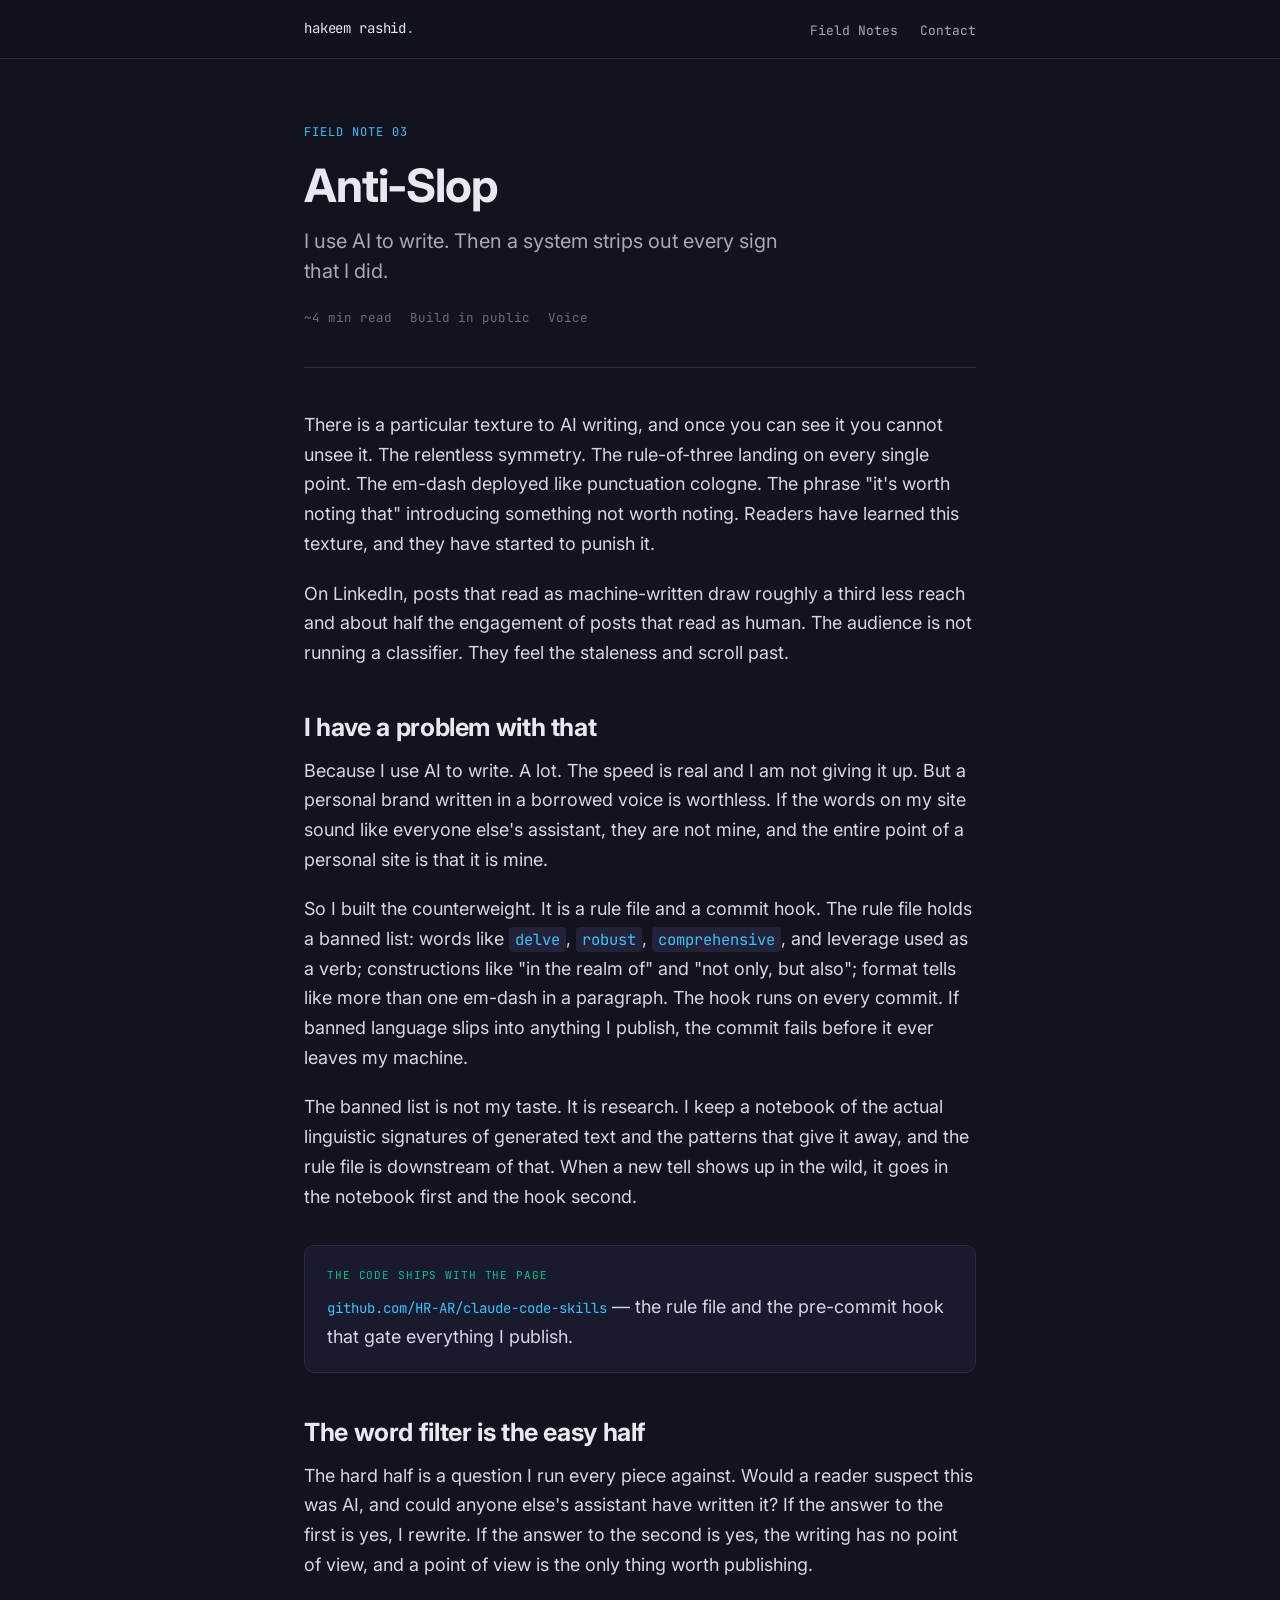
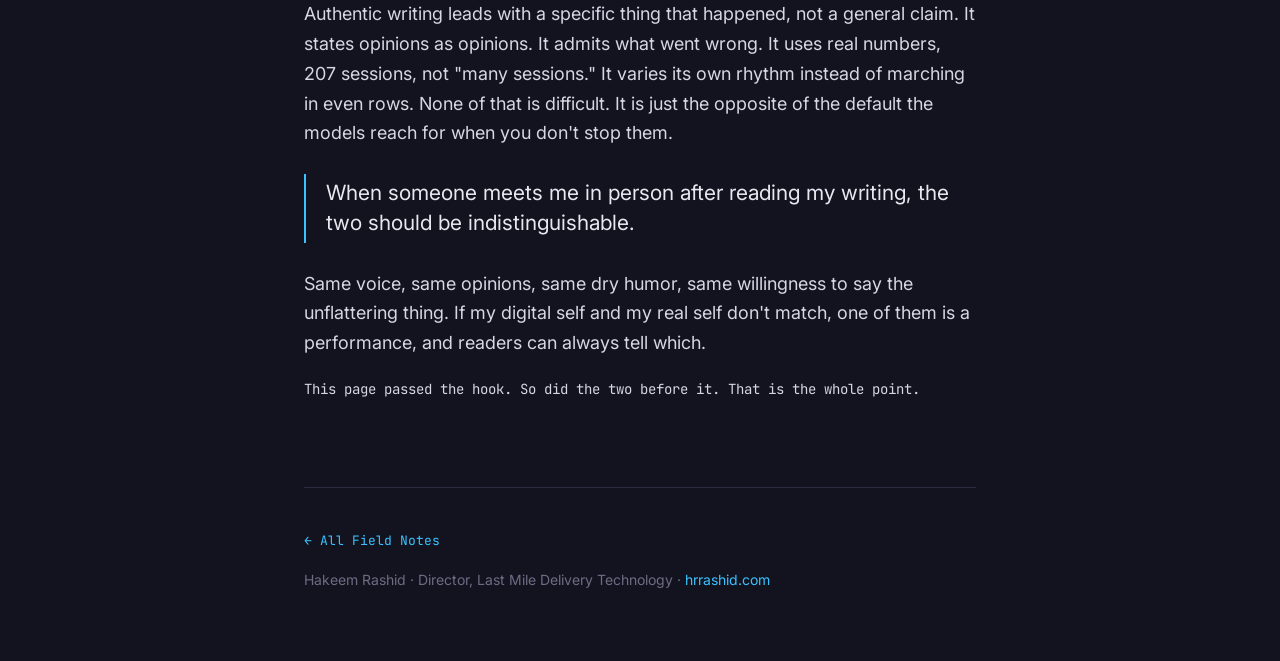
<file: notes/anti-slop.html>
<!DOCTYPE html>
<html lang="en">
<head>
<meta charset="utf-8">
<meta name="viewport" content="width=device-width, initial-scale=1">
<title>Anti-Slop — Hakeem Rashid</title>
<meta name="description" content="I use AI to write. Then a system strips out every sign that I did.">
<link rel="preconnect" href="https://fonts.googleapis.com">
<link rel="preconnect" href="https://fonts.gstatic.com" crossorigin>
<link href="https://fonts.googleapis.com/css2?family=Inter:wght@300;400;500;600;700&family=JetBrains+Mono:wght@400;500&display=swap" rel="stylesheet">
<link rel="stylesheet" href="notes.css">
</head>
<body>
<header class="topbar"><div class="wrap">
  <a class="brand" href="/#top">hakeem rashid<span class="dot">.</span></a>
  <nav class="topnav"><a href="/notes/">Field Notes</a><a href="/#contact">Contact</a></nav>
</div></header>

<div class="wrap">
  <div class="post-head">
    <div class="eyebrow">Field Note 03</div>
    <h1>Anti-Slop</h1>
    <p class="dek">I use AI to write. Then a system strips out every sign that I did.</p>
    <div class="meta"><span>~4 min read</span><span>Build in public</span><span>Voice</span></div>
  </div>

  <article class="post">
    <p>There is a particular texture to AI writing, and once you can see it you cannot unsee it. The relentless symmetry. The rule-of-three landing on every single point. The em-dash deployed like punctuation cologne. The phrase "it's worth noting that" introducing something not worth noting. Readers have learned this texture, and they have started to punish it.</p>

    <p>On LinkedIn, posts that read as machine-written draw roughly a third less reach and about half the engagement of posts that read as human. The audience is not running a classifier. They feel the staleness and scroll past.</p>

    <h2>I have a problem with that</h2>
    <p>Because I use AI to write. A lot. The speed is real and I am not giving it up. But a personal brand written in a borrowed voice is worthless. If the words on my site sound like everyone else's assistant, they are not mine, and the entire point of a personal site is that it is mine.</p>

    <p>So I built the counterweight. It is a rule file and a commit hook. The rule file holds a banned list: words like <code>delve</code>, <code>robust</code>, <code>comprehensive</code>, and leverage used as a verb; constructions like "in the realm of" and "not only, but also"; format tells like more than one em-dash in a paragraph. The hook runs on every commit. If banned language slips into anything I publish, the commit fails before it ever leaves my machine.</p>

    <p>The banned list is not my taste. It is research. I keep a notebook of the actual linguistic signatures of generated text and the patterns that give it away, and the rule file is downstream of that. When a new tell shows up in the wild, it goes in the notebook first and the hook second.</p>

    <div class="ships">
      <div class="lbl">The code ships with the page</div>
      <p style="margin:8px 0 0"><a href="https://github.com/HR-AR/claude-code-skills">github.com/HR-AR/claude-code-skills</a> — the rule file and the pre-commit hook that gate everything I publish.</p>
    </div>

    <h2>The word filter is the easy half</h2>
    <p>The hard half is a question I run every piece against. Would a reader suspect this was AI, and could anyone else's assistant have written it? If the answer to the first is yes, I rewrite. If the answer to the second is yes, the writing has no point of view, and a point of view is the only thing worth publishing.</p>

    <p>Authentic writing leads with a specific thing that happened, not a general claim. It states opinions as opinions. It admits what went wrong. It uses real numbers, 207 sessions, not "many sessions." It varies its own rhythm instead of marching in even rows. None of that is difficult. It is just the opposite of the default the models reach for when you don't stop them.</p>

    <blockquote>When someone meets me in person after reading my writing, the two should be indistinguishable.</blockquote>

    <p>Same voice, same opinions, same dry humor, same willingness to say the unflattering thing. If my digital self and my real self don't match, one of them is a performance, and readers can always tell which.</p>

    <p class="pull">This page passed the hook. So did the two before it. That is the whole point.</p>
  </article>

  <div class="post-foot">
    <a class="back" href="/notes/">← All Field Notes</a>
    <div class="sig">Hakeem Rashid · Director, Last Mile Delivery Technology · <a href="/#top">hrrashid.com</a></div>
  </div>
</div>
</body>
</html>
</file>
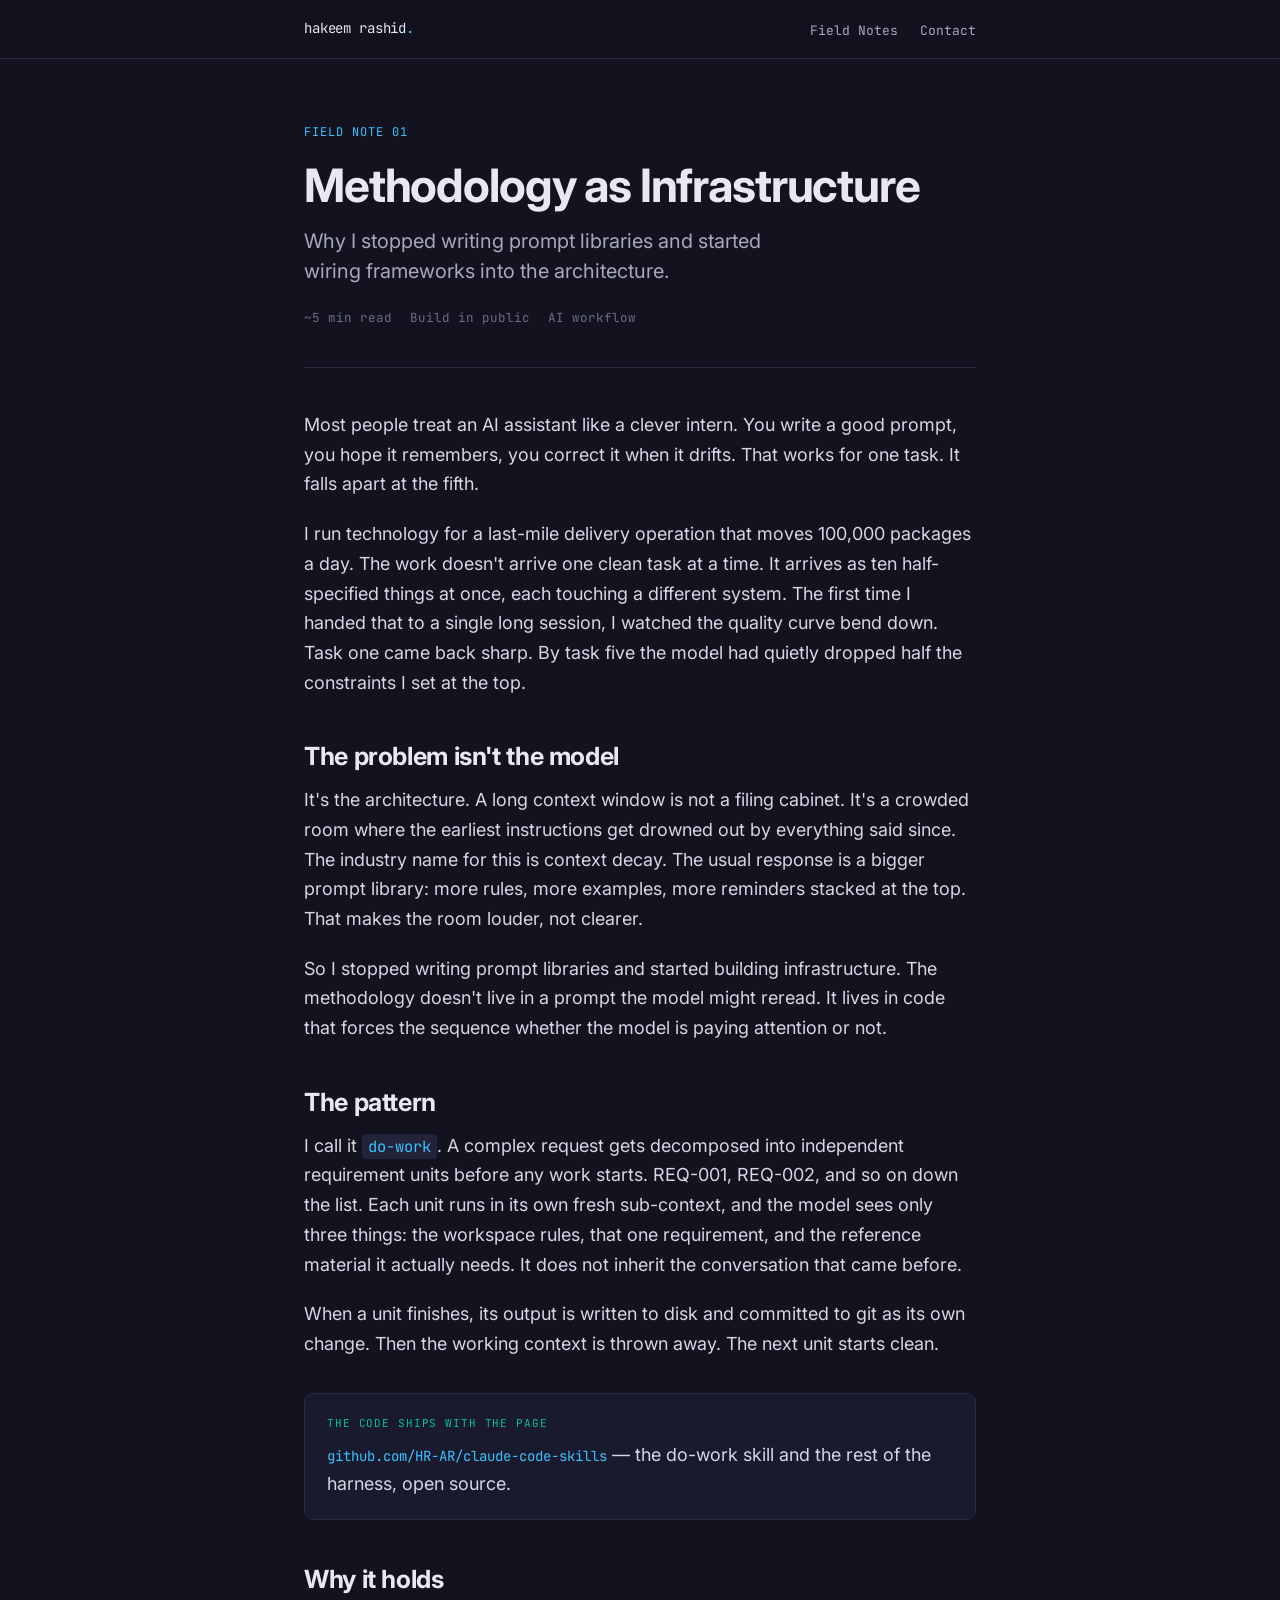
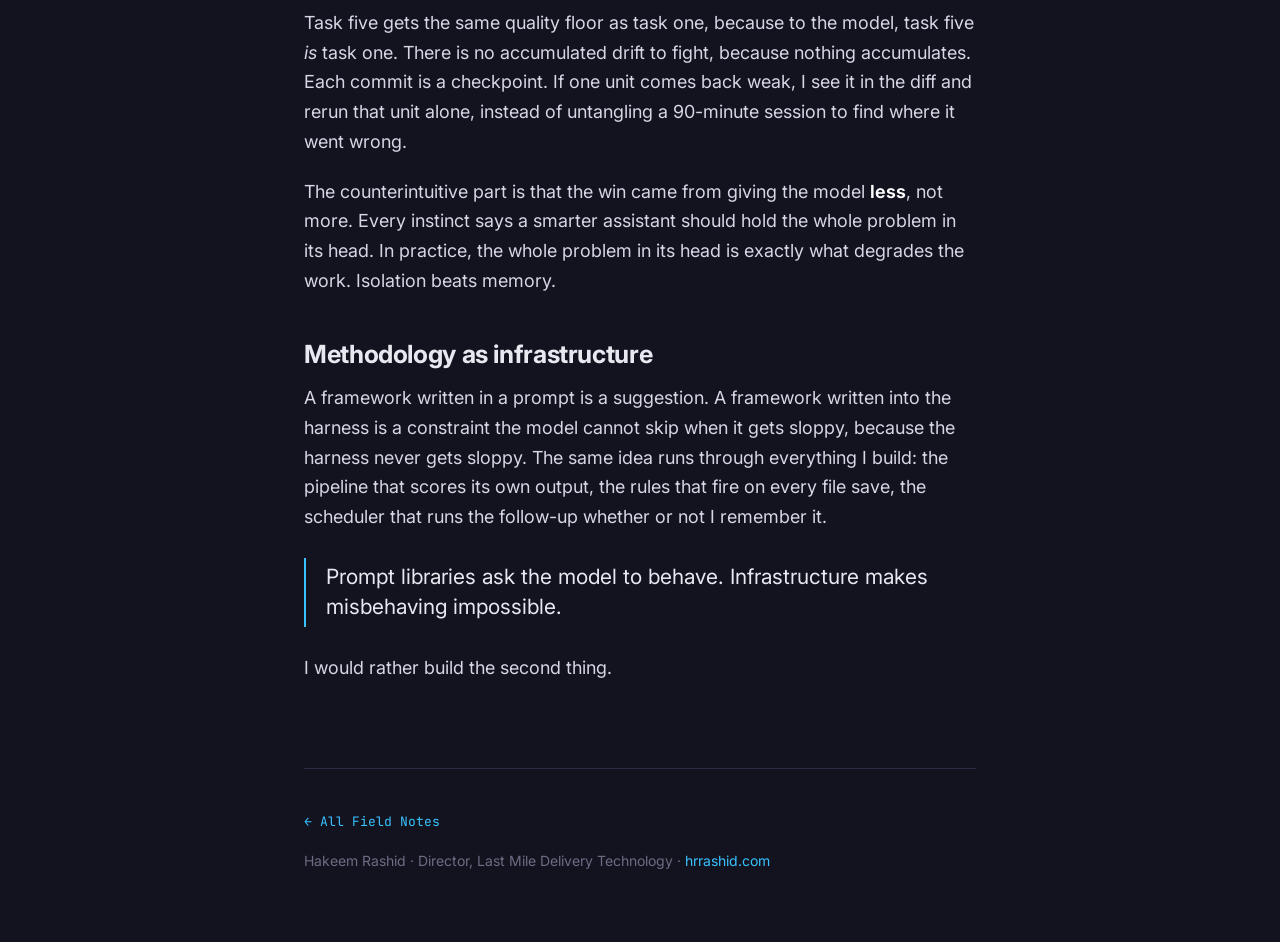
<file: notes/methodology-as-infrastructure.html>
<!DOCTYPE html>
<html lang="en">
<head>
<meta charset="utf-8">
<meta name="viewport" content="width=device-width, initial-scale=1">
<title>Methodology as Infrastructure — Hakeem Rashid</title>
<meta name="description" content="Why I stopped writing prompt libraries and started wiring frameworks into the architecture.">
<link rel="preconnect" href="https://fonts.googleapis.com">
<link rel="preconnect" href="https://fonts.gstatic.com" crossorigin>
<link href="https://fonts.googleapis.com/css2?family=Inter:wght@300;400;500;600;700&family=JetBrains+Mono:wght@400;500&display=swap" rel="stylesheet">
<link rel="stylesheet" href="notes.css">
</head>
<body>
<header class="topbar"><div class="wrap">
  <a class="brand" href="/#top">hakeem rashid<span class="dot">.</span></a>
  <nav class="topnav"><a href="/notes/">Field Notes</a><a href="/#contact">Contact</a></nav>
</div></header>

<div class="wrap">
  <div class="post-head">
    <div class="eyebrow">Field Note 01</div>
    <h1>Methodology as Infrastructure</h1>
    <p class="dek">Why I stopped writing prompt libraries and started wiring frameworks into the architecture.</p>
    <div class="meta"><span>~5 min read</span><span>Build in public</span><span>AI workflow</span></div>
  </div>

  <article class="post">
    <p>Most people treat an AI assistant like a clever intern. You write a good prompt, you hope it remembers, you correct it when it drifts. That works for one task. It falls apart at the fifth.</p>

    <p>I run technology for a last-mile delivery operation that moves 100,000 packages a day. The work doesn't arrive one clean task at a time. It arrives as ten half-specified things at once, each touching a different system. The first time I handed that to a single long session, I watched the quality curve bend down. Task one came back sharp. By task five the model had quietly dropped half the constraints I set at the top.</p>

    <h2>The problem isn't the model</h2>
    <p>It's the architecture. A long context window is not a filing cabinet. It's a crowded room where the earliest instructions get drowned out by everything said since. The industry name for this is context decay. The usual response is a bigger prompt library: more rules, more examples, more reminders stacked at the top. That makes the room louder, not clearer.</p>

    <p>So I stopped writing prompt libraries and started building infrastructure. The methodology doesn't live in a prompt the model might reread. It lives in code that forces the sequence whether the model is paying attention or not.</p>

    <h2>The pattern</h2>
    <p>I call it <code>do-work</code>. A complex request gets decomposed into independent requirement units before any work starts. REQ-001, REQ-002, and so on down the list. Each unit runs in its own fresh sub-context, and the model sees only three things: the workspace rules, that one requirement, and the reference material it actually needs. It does not inherit the conversation that came before.</p>

    <p>When a unit finishes, its output is written to disk and committed to git as its own change. Then the working context is thrown away. The next unit starts clean.</p>

    <div class="ships">
      <div class="lbl">The code ships with the page</div>
      <p style="margin:8px 0 0"><a href="https://github.com/HR-AR/claude-code-skills">github.com/HR-AR/claude-code-skills</a> — the do-work skill and the rest of the harness, open source.</p>
    </div>

    <h2>Why it holds</h2>
    <p>Task five gets the same quality floor as task one, because to the model, task five <em>is</em> task one. There is no accumulated drift to fight, because nothing accumulates. Each commit is a checkpoint. If one unit comes back weak, I see it in the diff and rerun that unit alone, instead of untangling a 90-minute session to find where it went wrong.</p>

    <p>The counterintuitive part is that the win came from giving the model <strong>less</strong>, not more. Every instinct says a smarter assistant should hold the whole problem in its head. In practice, the whole problem in its head is exactly what degrades the work. Isolation beats memory.</p>

    <h2>Methodology as infrastructure</h2>
    <p>A framework written in a prompt is a suggestion. A framework written into the harness is a constraint the model cannot skip when it gets sloppy, because the harness never gets sloppy. The same idea runs through everything I build: the pipeline that scores its own output, the rules that fire on every file save, the scheduler that runs the follow-up whether or not I remember it.</p>

    <blockquote>Prompt libraries ask the model to behave. Infrastructure makes misbehaving impossible.</blockquote>

    <p>I would rather build the second thing.</p>
  </article>

  <div class="post-foot">
    <a class="back" href="/notes/">← All Field Notes</a>
    <div class="sig">Hakeem Rashid · Director, Last Mile Delivery Technology · <a href="/#top">hrrashid.com</a></div>
  </div>
</div>
</body>
</html>
</file>
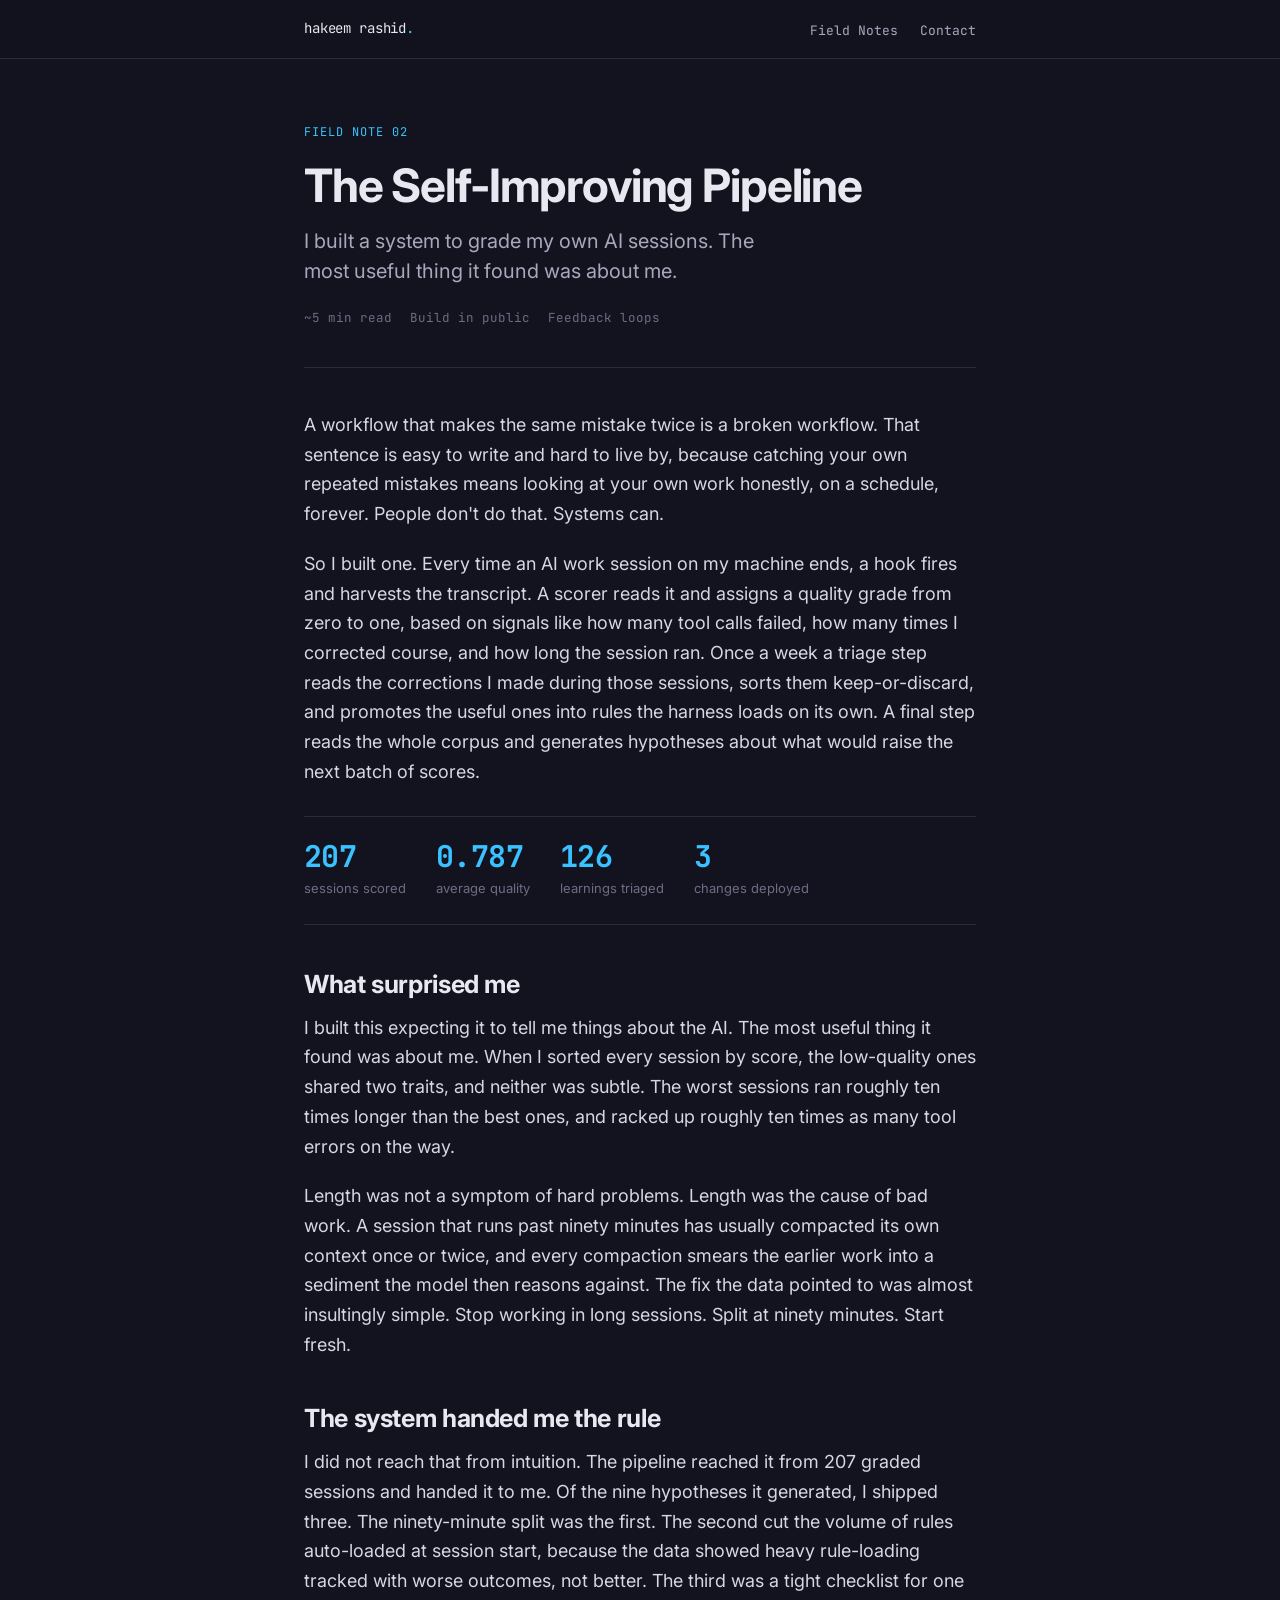
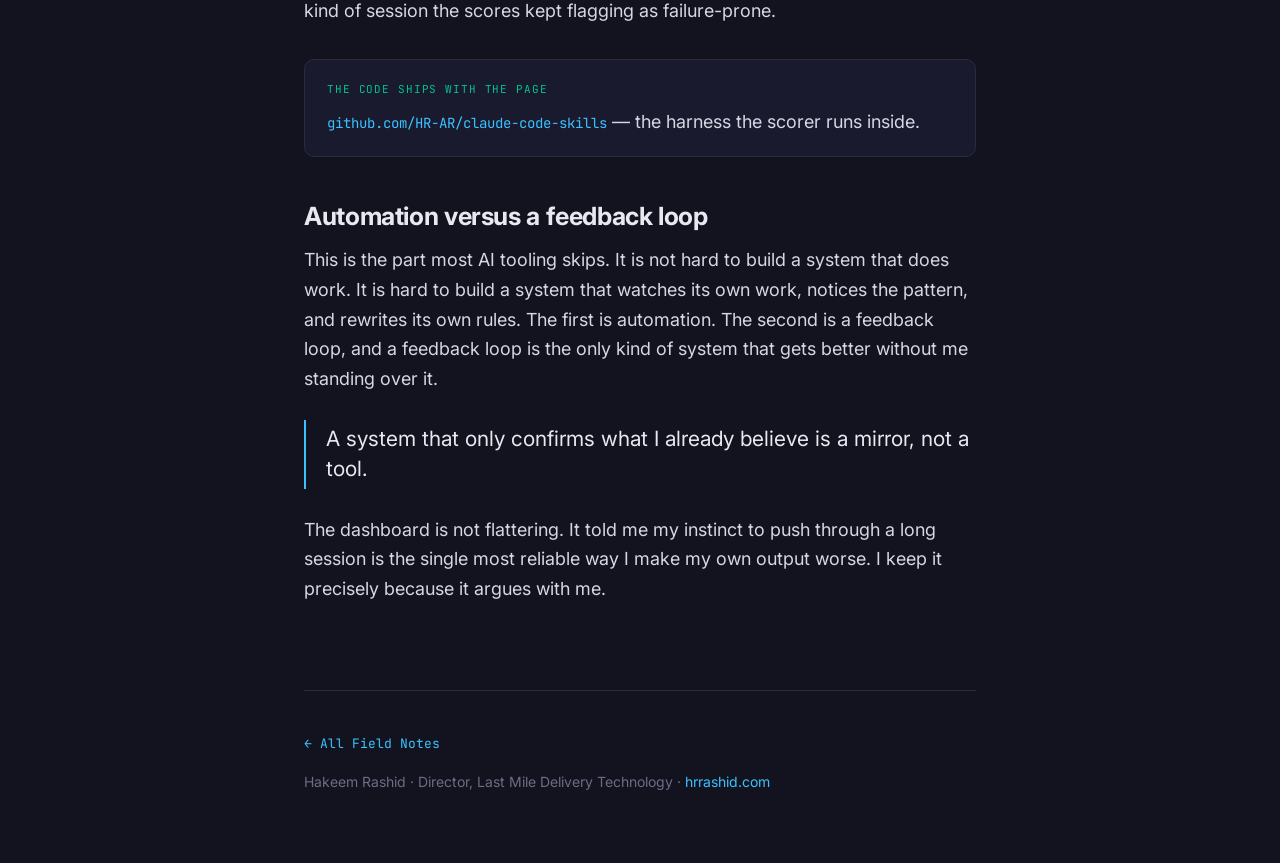
<file: notes/self-improving-pipeline.html>
<!DOCTYPE html>
<html lang="en">
<head>
<meta charset="utf-8">
<meta name="viewport" content="width=device-width, initial-scale=1">
<title>The Self-Improving Pipeline — Hakeem Rashid</title>
<meta name="description" content="I built a system to grade my own AI sessions. The most useful thing it found was about me.">
<link rel="preconnect" href="https://fonts.googleapis.com">
<link rel="preconnect" href="https://fonts.gstatic.com" crossorigin>
<link href="https://fonts.googleapis.com/css2?family=Inter:wght@300;400;500;600;700&family=JetBrains+Mono:wght@400;500&display=swap" rel="stylesheet">
<link rel="stylesheet" href="notes.css">
</head>
<body>
<header class="topbar"><div class="wrap">
  <a class="brand" href="/#top">hakeem rashid<span class="dot">.</span></a>
  <nav class="topnav"><a href="/notes/">Field Notes</a><a href="/#contact">Contact</a></nav>
</div></header>

<div class="wrap">
  <div class="post-head">
    <div class="eyebrow">Field Note 02</div>
    <h1>The Self-Improving Pipeline</h1>
    <p class="dek">I built a system to grade my own AI sessions. The most useful thing it found was about me.</p>
    <div class="meta"><span>~5 min read</span><span>Build in public</span><span>Feedback loops</span></div>
  </div>

  <article class="post">
    <p>A workflow that makes the same mistake twice is a broken workflow. That sentence is easy to write and hard to live by, because catching your own repeated mistakes means looking at your own work honestly, on a schedule, forever. People don't do that. Systems can.</p>

    <p>So I built one. Every time an AI work session on my machine ends, a hook fires and harvests the transcript. A scorer reads it and assigns a quality grade from zero to one, based on signals like how many tool calls failed, how many times I corrected course, and how long the session ran. Once a week a triage step reads the corrections I made during those sessions, sorts them keep-or-discard, and promotes the useful ones into rules the harness loads on its own. A final step reads the whole corpus and generates hypotheses about what would raise the next batch of scores.</p>

    <div class="nums">
      <div class="num"><b>207</b><span>sessions scored</span></div>
      <div class="num"><b>0.787</b><span>average quality</span></div>
      <div class="num"><b>126</b><span>learnings triaged</span></div>
      <div class="num"><b>3</b><span>changes deployed</span></div>
    </div>

    <h2>What surprised me</h2>
    <p>I built this expecting it to tell me things about the AI. The most useful thing it found was about me. When I sorted every session by score, the low-quality ones shared two traits, and neither was subtle. The worst sessions ran roughly ten times longer than the best ones, and racked up roughly ten times as many tool errors on the way.</p>

    <p>Length was not a symptom of hard problems. Length was the cause of bad work. A session that runs past ninety minutes has usually compacted its own context once or twice, and every compaction smears the earlier work into a sediment the model then reasons against. The fix the data pointed to was almost insultingly simple. Stop working in long sessions. Split at ninety minutes. Start fresh.</p>

    <h2>The system handed me the rule</h2>
    <p>I did not reach that from intuition. The pipeline reached it from 207 graded sessions and handed it to me. Of the nine hypotheses it generated, I shipped three. The ninety-minute split was the first. The second cut the volume of rules auto-loaded at session start, because the data showed heavy rule-loading tracked with worse outcomes, not better. The third was a tight checklist for one kind of session the scores kept flagging as failure-prone.</p>

    <div class="ships">
      <div class="lbl">The code ships with the page</div>
      <p style="margin:8px 0 0"><a href="https://github.com/HR-AR/claude-code-skills">github.com/HR-AR/claude-code-skills</a> — the harness the scorer runs inside.</p>
    </div>

    <h2>Automation versus a feedback loop</h2>
    <p>This is the part most AI tooling skips. It is not hard to build a system that does work. It is hard to build a system that watches its own work, notices the pattern, and rewrites its own rules. The first is automation. The second is a feedback loop, and a feedback loop is the only kind of system that gets better without me standing over it.</p>

    <blockquote>A system that only confirms what I already believe is a mirror, not a tool.</blockquote>

    <p>The dashboard is not flattering. It told me my instinct to push through a long session is the single most reliable way I make my own output worse. I keep it precisely because it argues with me.</p>
  </article>

  <div class="post-foot">
    <a class="back" href="/notes/">← All Field Notes</a>
    <div class="sig">Hakeem Rashid · Director, Last Mile Delivery Technology · <a href="/#top">hrrashid.com</a></div>
  </div>
</div>
</body>
</html>
</file>
<file: notes/notes.css>
/* Field Notes — shared stylesheet. Matches hrrashid.com operator aesthetic. */
:root{
  --bg:#13131f; --panel:#1a1a2e; --fg:#e8e8f0; --fg-dim:#a8a8bd; --fg-mute:#6c6c84;
  --cyan:#39c2ff; --emerald:#00c48c; --amber:#ffb422; --rule:#2a2a40;
  --f-sans:'Inter',-apple-system,BlinkMacSystemFont,sans-serif;
  --f-mono:'JetBrains Mono','SF Mono',ui-monospace,monospace;
}
*{margin:0;padding:0;box-sizing:border-box}
html{scroll-behavior:smooth}
body{
  background:var(--bg);color:var(--fg);font-family:var(--f-sans);
  line-height:1.65;font-size:18px;-webkit-font-smoothing:antialiased;
}
.wrap{max-width:720px;margin:0 auto;padding:0 24px}
a{color:var(--cyan);text-decoration:none}
a:hover{text-decoration:underline}

/* top bar */
.topbar{border-bottom:1px solid var(--rule);position:sticky;top:0;background:color-mix(in oklab,var(--bg) 88%,transparent);backdrop-filter:blur(8px);z-index:10}
.topbar .wrap{display:flex;align-items:center;justify-content:space-between;height:58px}
.brand{font-family:var(--f-mono);font-size:14px;color:var(--fg);letter-spacing:-.01em}
.brand .dot{color:var(--cyan)}
.topnav a{font-family:var(--f-mono);font-size:13px;color:var(--fg-dim);margin-left:22px}

/* article header */
.post-head{padding:64px 0 38px;border-bottom:1px solid var(--rule)}
.eyebrow{font-family:var(--f-mono);font-size:12px;letter-spacing:.08em;text-transform:uppercase;color:var(--cyan)}
h1{font-size:clamp(30px,4.6vw,46px);line-height:1.08;letter-spacing:-.025em;margin:18px 0 16px;font-weight:700}
.dek{font-size:20px;color:var(--fg-dim);line-height:1.5;max-width:38ch}
.meta{font-family:var(--f-mono);font-size:12.5px;color:var(--fg-mute);margin-top:22px;display:flex;gap:18px;flex-wrap:wrap}

/* body */
article.post{padding:42px 0 20px}
article.post h2{font-size:25px;letter-spacing:-.015em;margin:44px 0 14px;line-height:1.2}
article.post h3{font-size:19px;font-family:var(--f-mono);font-weight:500;margin:30px 0 10px;color:var(--fg)}
article.post p{margin:0 0 20px;color:#d6d6e4}
article.post strong{color:#fff;font-weight:650}
article.post ul,article.post ol{margin:0 0 20px;padding-left:24px}
article.post li{margin:0 0 9px;color:#d6d6e4}
article.post blockquote{border-left:2px solid var(--cyan);padding:4px 0 4px 20px;margin:26px 0;color:var(--fg);font-size:21px;line-height:1.45}
code{font-family:var(--f-mono);font-size:.86em;background:#222238;color:var(--cyan);padding:2px 6px;border-radius:4px}
pre{background:#0e0e18;border:1px solid var(--rule);border-radius:8px;padding:18px 20px;overflow-x:auto;margin:0 0 24px}
pre code{background:none;color:#cfd2e6;padding:0;font-size:13.5px;line-height:1.6}
.pull{font-family:var(--f-mono);color:var(--emerald);font-size:14px}

/* numbers strip */
.nums{display:flex;gap:30px;flex-wrap:wrap;border-top:1px solid var(--rule);border-bottom:1px solid var(--rule);padding:24px 0;margin:30px 0}
.num b{display:block;font-family:var(--f-mono);font-size:30px;color:var(--cyan);line-height:1;letter-spacing:-.02em}
.num span{font-size:13px;color:var(--fg-mute);margin-top:7px;display:block}

/* ships-with-page callout */
.ships{border:1px solid var(--rule);border-radius:10px;padding:20px 22px;margin:34px 0;background:var(--panel)}
.ships .lbl{font-family:var(--f-mono);font-size:11px;letter-spacing:.08em;text-transform:uppercase;color:var(--emerald)}
.ships a{font-family:var(--f-mono);font-size:14px}

/* footer */
.post-foot{border-top:1px solid var(--rule);padding:36px 0 70px;margin-top:46px}
.post-foot .back{font-family:var(--f-mono);font-size:13px}
.post-foot .sig{color:var(--fg-mute);font-size:14px;margin-top:14px}

/* index page */
.idx-head{padding:74px 0 30px}
.idx-list{list-style:none;border-top:1px solid var(--rule)}
.idx-list li{border-bottom:1px solid var(--rule)}
.idx-list a{display:block;padding:26px 0;color:var(--fg)}
.idx-list a:hover{text-decoration:none}
.idx-list a:hover h3{color:var(--cyan)}
.idx-list .k{font-family:var(--f-mono);font-size:12px;color:var(--cyan);letter-spacing:.05em}
.idx-list h3{font-size:23px;margin:8px 0 6px;letter-spacing:-.015em;transition:color .15s}
.idx-list p{color:var(--fg-dim);font-size:16px}
</file>
